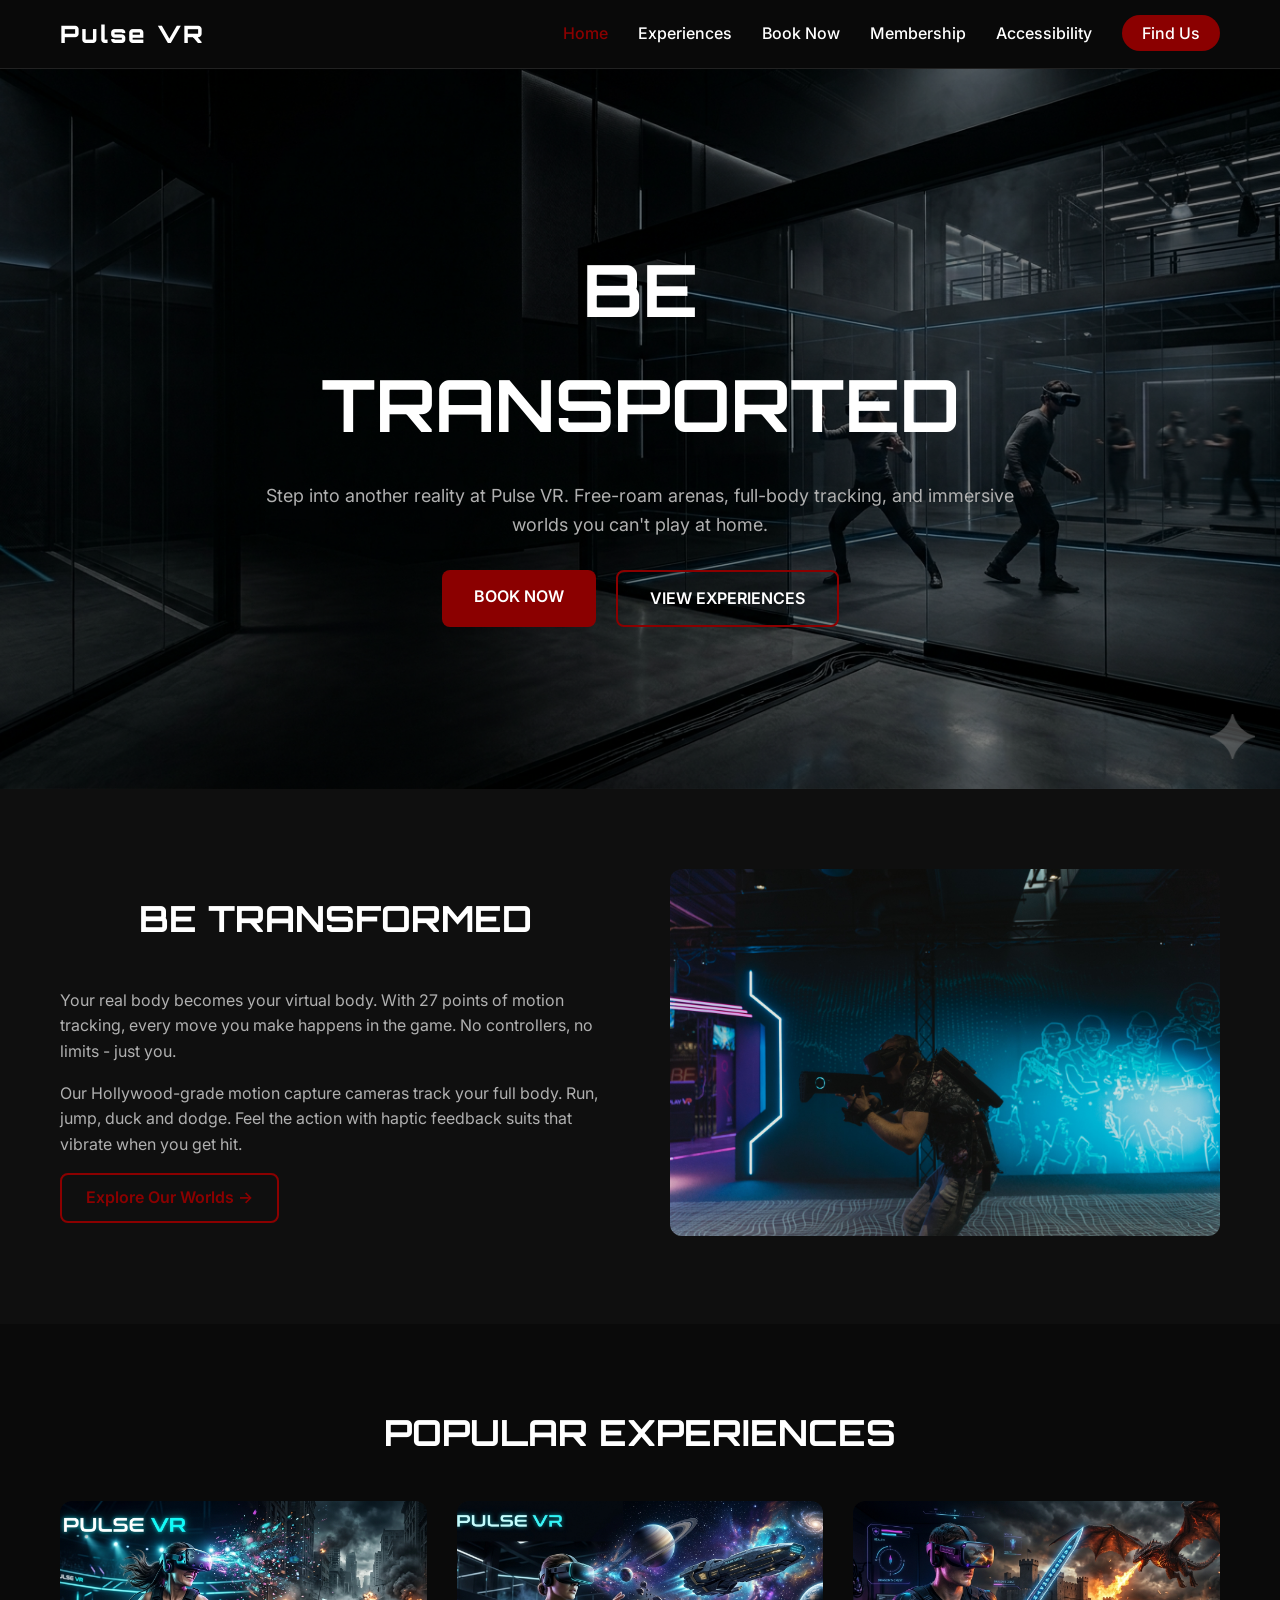
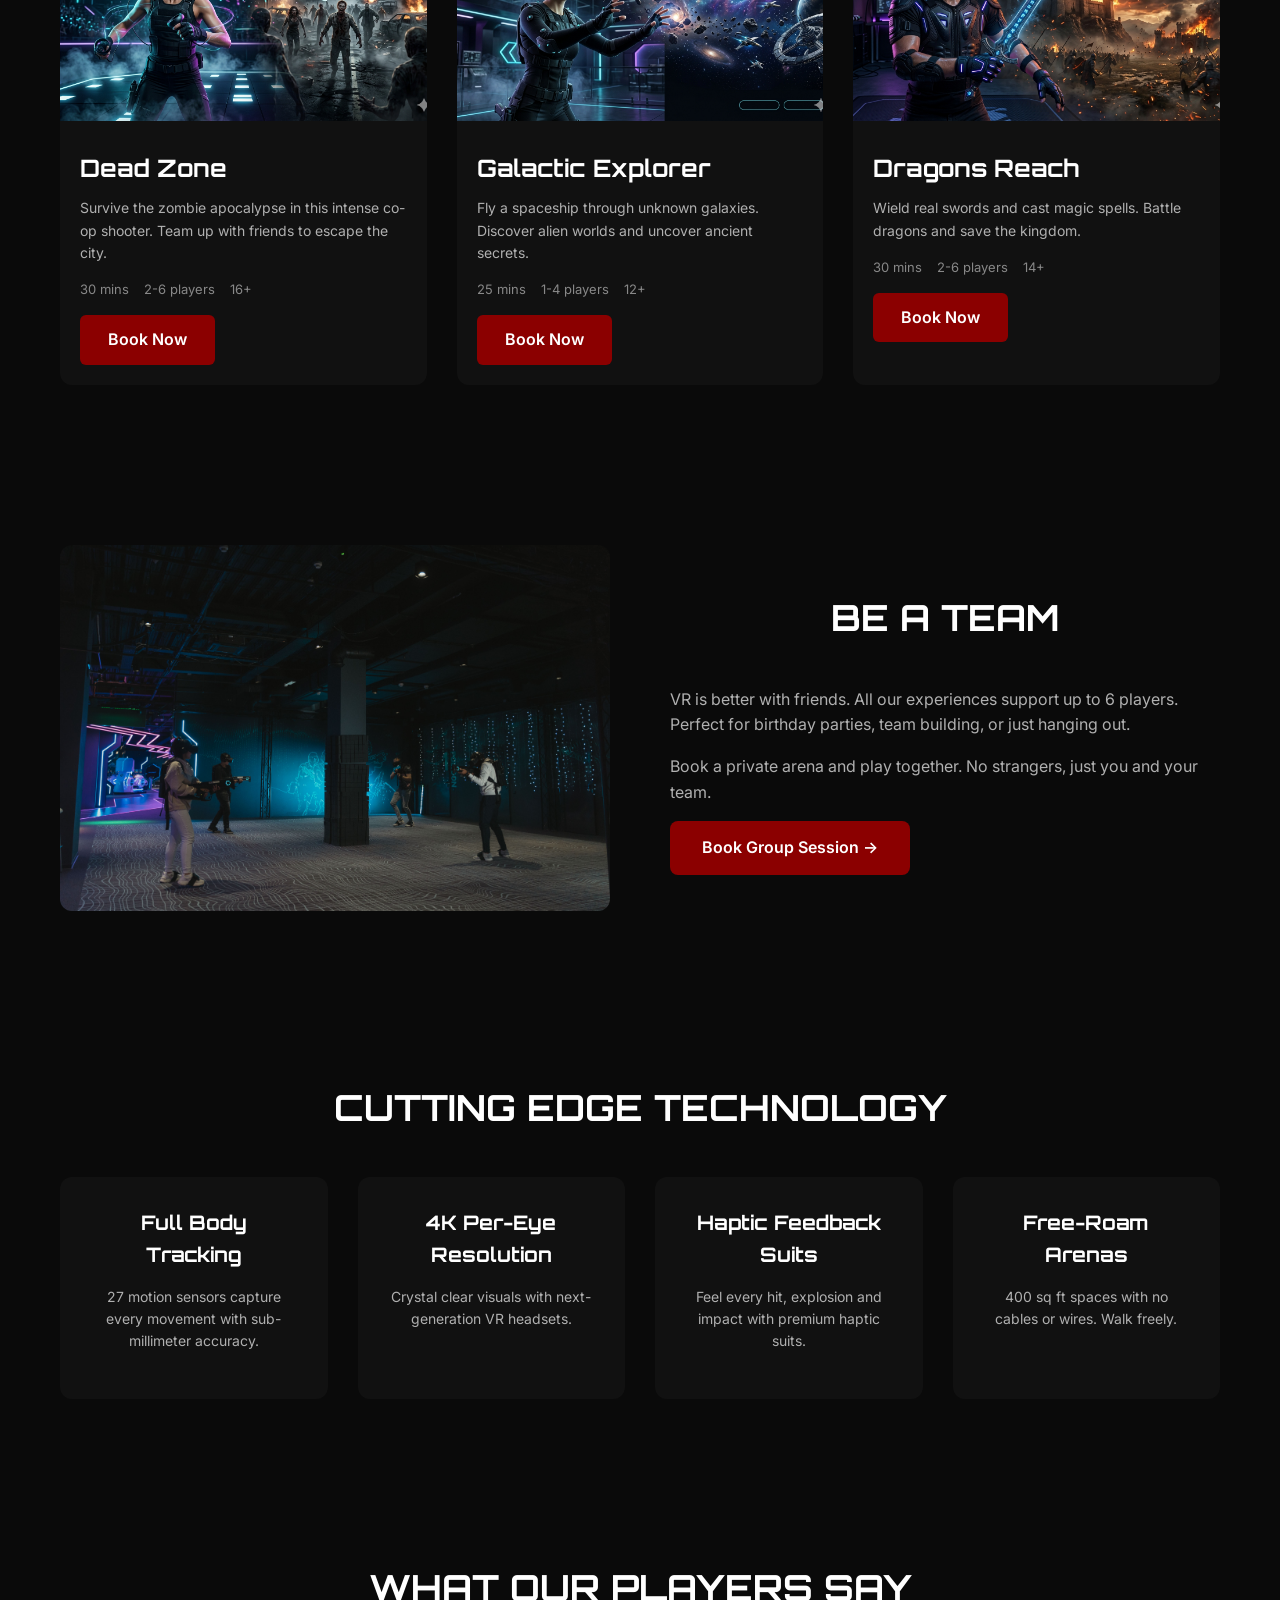
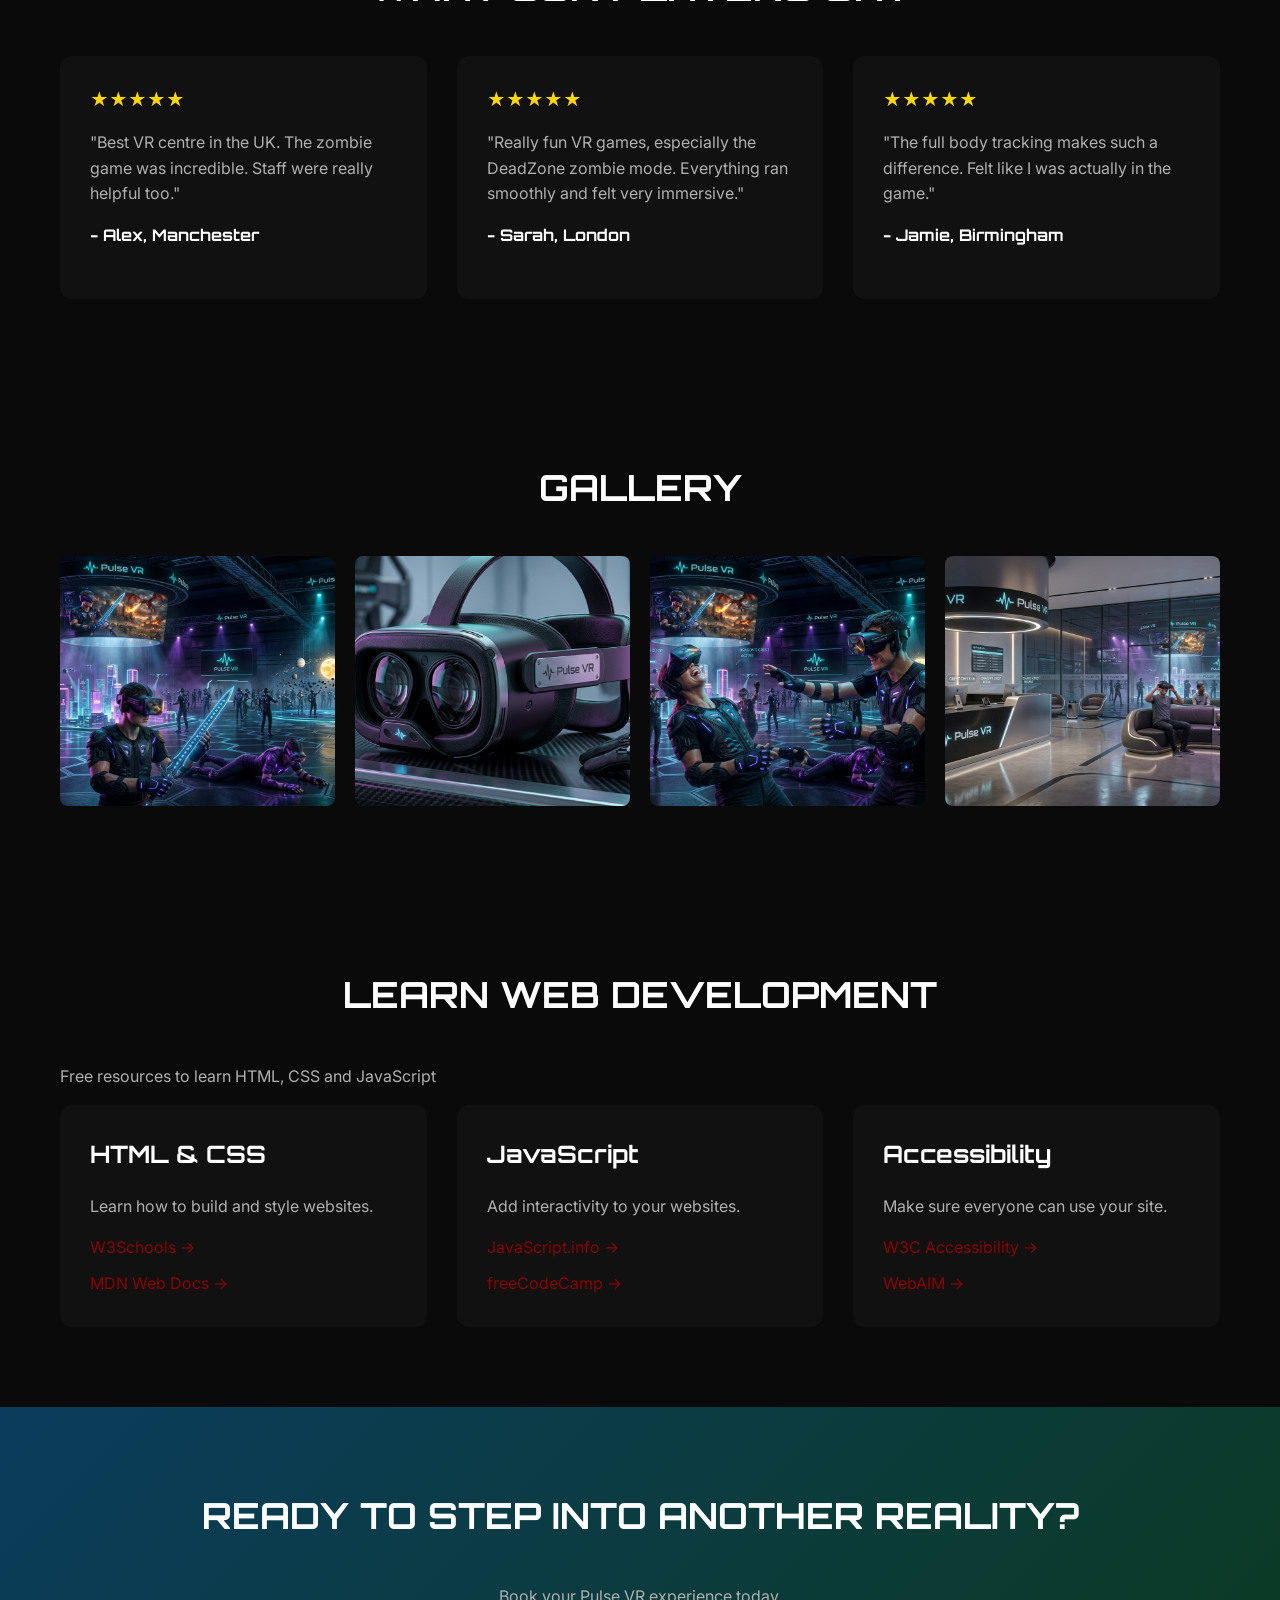
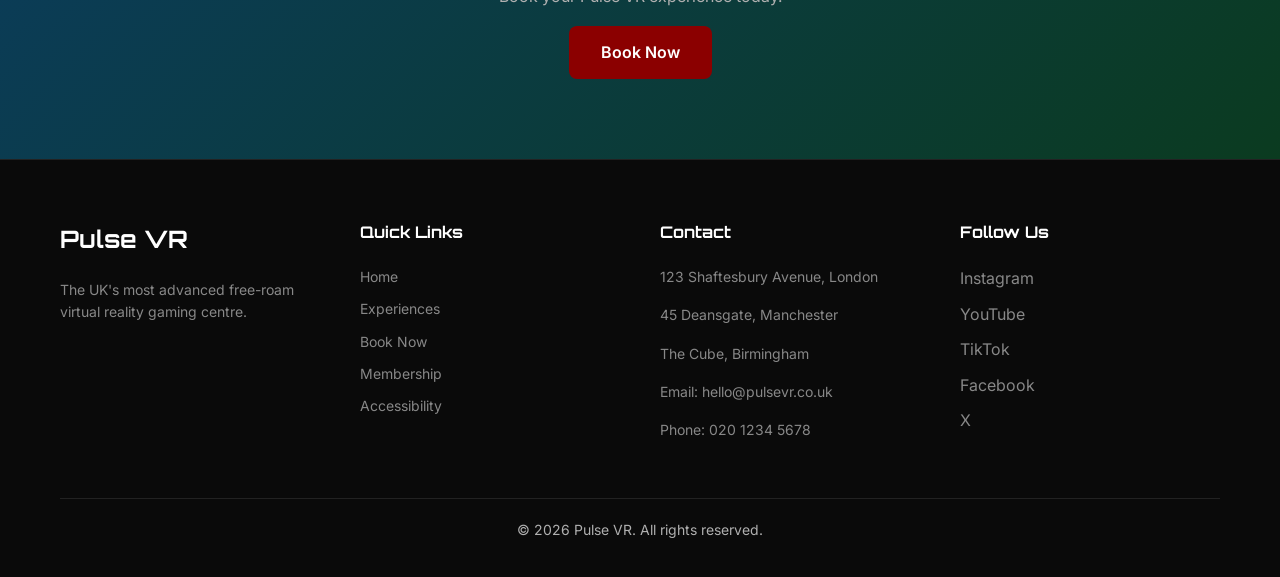
<file: index.html>
<!DOCTYPE html>
<html lang="en-GB">
<head>
    <meta charset="UTF-8">
    <meta name="viewport" content="width=device-width, initial-scale=1.0">
    <meta name="description" content="Pulse VR - The UK's most advanced free-roam virtual reality gaming centre. Book immersive VR experiences with friends in London, Manchester and Birmingham.">
    <meta name="keywords" content="VR gaming UK, virtual reality centre, Pulse VR, free-roam VR">
    <title>Pulse VR | Premium Virtual Reality Gaming Centre UK</title>
    <link href="https://fonts.googleapis.com/css2?family=Inter:ital,wght@0,300;0,400;0,500;0,600;0,700;0,800;1,400&family=Orbitron:wght@400;500;600;700;800;900&display=swap" rel="stylesheet">
    <link rel="stylesheet" href="css/style.css">
</head>
<body>

<!-- navigation bar - sticky at top -->
<nav class="navbar">
    <div class="nav-container">
        <div class="logo">
            <a href="index.html">Pulse VR</a>
        </div>
        <ul class="nav-menu">
            <li><a href="index.html" class="active">Home</a></li>
            <li><a href="experiences.html">Experiences</a></li>
            <li><a href="booking.html">Book Now</a></li>
            <li><a href="membership.html">Membership</a></li>
            <li><a href="accessibility.html">Accessibility</a></li>
            <li><a href="accessibility.html#map" class="findus-btn">Find Us</a></li>
        </ul>
        <div class="hamburger">
            <span></span>
            <span></span>
            <span></span>
        </div>
    </div>
</nav>

<!-- hero section - big image background -->
<section class="hero">
    <div class="hero-image">
        <img src="images/hero-image.png" alt="Pulse VR gaming centre - immersive virtual reality experience">
    </div>
    <div class="hero-overlay"></div>
    <div class="hero-content">
        <h1>BE TRANSPORTED</h1>
        <p>Step into another reality at Pulse VR. Free-roam arenas, full-body tracking, and immersive worlds you can't play at home.</p>
        <div class="hero-buttons">
            <a href="booking.html" class="btn-primary">BOOK NOW</a>
            <a href="experiences.html" class="btn-secondary">VIEW EXPERIENCES</a>
        </div>
    </div>
</section>

<!-- about section - be transformed like sandbox -->
<section class="about">
    <div class="container">
        <div class="about-grid">
            <div class="about-text">
                <h2>BE TRANSFORMED</h2>
                <p>Your real body becomes your virtual body. With 27 points of motion tracking, every move you make happens in the game. No controllers, no limits - just you.</p>
                <p>Our Hollywood-grade motion capture cameras track your full body. Run, jump, duck and dodge. Feel the action with haptic feedback suits that vibrate when you get hit.</p>
                <a href="experiences.html" class="btn-outline">Explore Our Worlds →</a>
            </div>
            <div class="about-image">
                <img src="images/aboutvr.jpg" alt="Player in full body VR tracking suit at Pulse VR">
            </div>
        </div>
    </div>
</section>

<!-- featured experiences - 3 most popular games -->
<section class="featured">
    <div class="container">
        <h2>POPULAR EXPERIENCES</h2>
        <div class="featured-grid">
            <div class="exp-card">
                <img src="images/deadzone.png" alt="Dead Zone VR - zombie survival game">
                <div class="exp-info">
                    <h3>Dead Zone</h3>
                    <p>Survive the zombie apocalypse in this intense co-op shooter. Team up with friends to escape the city.</p>
                    <div class="exp-meta">
                        <span>30 mins</span>
                        <span>2-6 players</span>
                        <span>16+</span>
                    </div>
                    <a href="booking.html" class="btn-small">Book Now</a>
                </div>
            </div>
            <div class="exp-card">
                <img src="images/galactic.png" alt="Galactic Explorer VR - space adventure">
                <div class="exp-info">
                    <h3>Galactic Explorer</h3>
                    <p>Fly a spaceship through unknown galaxies. Discover alien worlds and uncover ancient secrets.</p>
                    <div class="exp-meta">
                        <span>25 mins</span>
                        <span>1-4 players</span>
                        <span>12+</span>
                    </div>
                    <a href="booking.html" class="btn-small">Book Now</a>
                </div>
            </div>
            <div class="exp-card">
                <img src="images/dragon.png" alt="Dragons Reach VR - fantasy combat">
                <div class="exp-info">
                    <h3>Dragons Reach</h3>
                    <p>Wield real swords and cast magic spells. Battle dragons and save the kingdom.</p>
                    <div class="exp-meta">
                        <span>30 mins</span>
                        <span>2-6 players</span>
                        <span>14+</span>
                    </div>
                    <a href="booking.html" class="btn-small">Book Now</a>
                </div>
            </div>
        </div>
    </div>
</section>

<!-- be a team section - group play -->
<section class="team-section">
    <div class="container">
        <div class="team-grid">
            <div class="team-image">
                <a href="booking.html">
                    <img src="images/groupplay.jpg" alt="Group of friends playing VR together at Pulse VR">
                </a>
            </div>
            <div class="team-text">
                <h2>BE A TEAM</h2>
                <p>VR is better with friends. All our experiences support up to 6 players. Perfect for birthday parties, team building, or just hanging out.</p>
                <p>Book a private arena and play together. No strangers, just you and your team.</p>
                <a href="booking.html" class="btn-primary">Book Group Session →</a>
            </div>
        </div>
    </div>
</section>

<!-- technology showcase -->
<section class="tech">
    <div class="container">
        <h2>CUTTING EDGE TECHNOLOGY</h2>
        <div class="tech-grid">
            <div class="tech-item">
                <h3>Full Body Tracking</h3>
                <p>27 motion sensors capture every movement with sub-millimeter accuracy.</p>
            </div>
            <div class="tech-item">
                <h3>4K Per-Eye Resolution</h3>
                <p>Crystal clear visuals with next-generation VR headsets.</p>
            </div>
            <div class="tech-item">
                <h3>Haptic Feedback Suits</h3>
                <p>Feel every hit, explosion and impact with premium haptic suits.</p>
            </div>
            <div class="tech-item">
                <h3>Free-Roam Arenas</h3>
                <p>400 sq ft spaces with no cables or wires. Walk freely.</p>
            </div>
        </div>
    </div>
</section>

<!-- customer reviews -->
<section class="reviews">
    <div class="container">
        <h2>WHAT OUR PLAYERS SAY</h2>
        <div class="reviews-grid">
            <div class="review-card">
                <div class="stars">★★★★★</div>
                <p>"Best VR centre in the UK. The zombie game was incredible. Staff were really helpful too."</p>
                <h4>- Alex, Manchester</h4>
            </div>
            <div class="review-card">
                <div class="stars">★★★★★</div>
                <p>"Really fun VR games, especially the DeadZone zombie mode. Everything ran smoothly and felt very immersive."</p>
                <h4>- Sarah, London</h4>
            </div>
            <div class="review-card">
                <div class="stars">★★★★★</div>
                <p>"The full body tracking makes such a difference. Felt like I was actually in the game."</p>
                <h4>- Jamie, Birmingham</h4>
            </div>
        </div>
    </div>
</section>

<!-- gallery -->
<section class="gallery">
    <div class="container">
        <h2>GALLERY</h2>
        <div class="gallery-grid">
            <img src="images/gallery1.png" alt="VR arena at Pulse VR London">
            <img src="images/gallery2.png" alt="Player wearing VR headset">
            <img src="images/gallery3.png" alt="Group playing VR together">
            <img src="images/gallery4.png" alt="Pulse VR reception area">
        </div>
    </div>
</section>

<!-- learning resources - real web dev courses -->
<section class="learning">
    <div class="container">
        <h2>LEARN WEB DEVELOPMENT</h2>
        <p class="section-sub">Free resources to learn HTML, CSS and JavaScript</p>
        <div class="resources-grid">
            <div class="resource-card">
                <h3>HTML & CSS</h3>
                <p>Learn how to build and style websites.</p>
                <a href="https://www.w3schools.com/html/" target="_blank" class="resource-link">W3Schools →</a>
                <a href="https://developer.mozilla.org/en-US/docs/Web/CSS" target="_blank" class="resource-link">MDN Web Docs →</a>
            </div>
            <div class="resource-card">
                <h3>JavaScript</h3>
                <p>Add interactivity to your websites.</p>
                <a href="https://javascript.info/" target="_blank" class="resource-link">JavaScript.info →</a>
                <a href="https://www.freecodecamp.org/" target="_blank" class="resource-link">freeCodeCamp →</a>
            </div>
            <div class="resource-card">
                <h3>Accessibility</h3>
                <p>Make sure everyone can use your site.</p>
                <a href="https://www.w3.org/WAI/" target="_blank" class="resource-link">W3C Accessibility →</a>
                <a href="https://webaim.org/" target="_blank" class="resource-link">WebAIM →</a>
            </div>
        </div>
    </div>
</section>

<!-- call to action -->
<section class="cta">
    <div class="container">
        <h2>READY TO STEP INTO ANOTHER REALITY?</h2>
        <p>Book your Pulse VR experience today.</p>
        <a href="booking.html" class="btn-primary">Book Now</a>
    </div>
</section>

<!-- footer -->
<footer class="footer">
    <div class="container">
        <div class="footer-grid">
            <div class="footer-col">
                <h3>Pulse VR</h3>
                <p>The UK's most advanced free-roam virtual reality gaming centre.</p>
            </div>
            <div class="footer-col">
                <h4>Quick Links</h4>
                <ul>
                    <li><a href="index.html">Home</a></li>
                    <li><a href="experiences.html">Experiences</a></li>
                    <li><a href="booking.html">Book Now</a></li>
                    <li><a href="membership.html">Membership</a></li>
                    <li><a href="accessibility.html">Accessibility</a></li>
                </ul>
            </div>
            <div class="footer-col">
                <h4>Contact</h4>
                <p>123 Shaftesbury Avenue, London</p>
                <p>45 Deansgate, Manchester</p>
                <p>The Cube, Birmingham</p>
                <p>Email: hello@pulsevr.co.uk</p>
                <p>Phone: 020 1234 5678</p>
            </div>
            <div class="footer-col">
                <h4>Follow Us</h4>
                <div class="social-links">
                    <a href="https://www.instagram.com/" target="_blank">Instagram</a>
                    <a href="https://www.youtube.com/" target="_blank">YouTube</a>
                    <a href="https://www.tiktok.com/" target="_blank">TikTok</a>
                    <a href="https://www.facebook.com/" target="_blank">Facebook</a>
                    <a href="https://twitter.com/" target="_blank">X</a>
                </div>
            </div>
        </div>
        <div class="footer-bottom">
            <p>© 2026 Pulse VR. All rights reserved.</p>
        </div>
    </div>
</footer>

<button id="backToTop" class="back-to-top">↑</button>

<script src="js/script.js"></script>
</body>
</html>
</file>
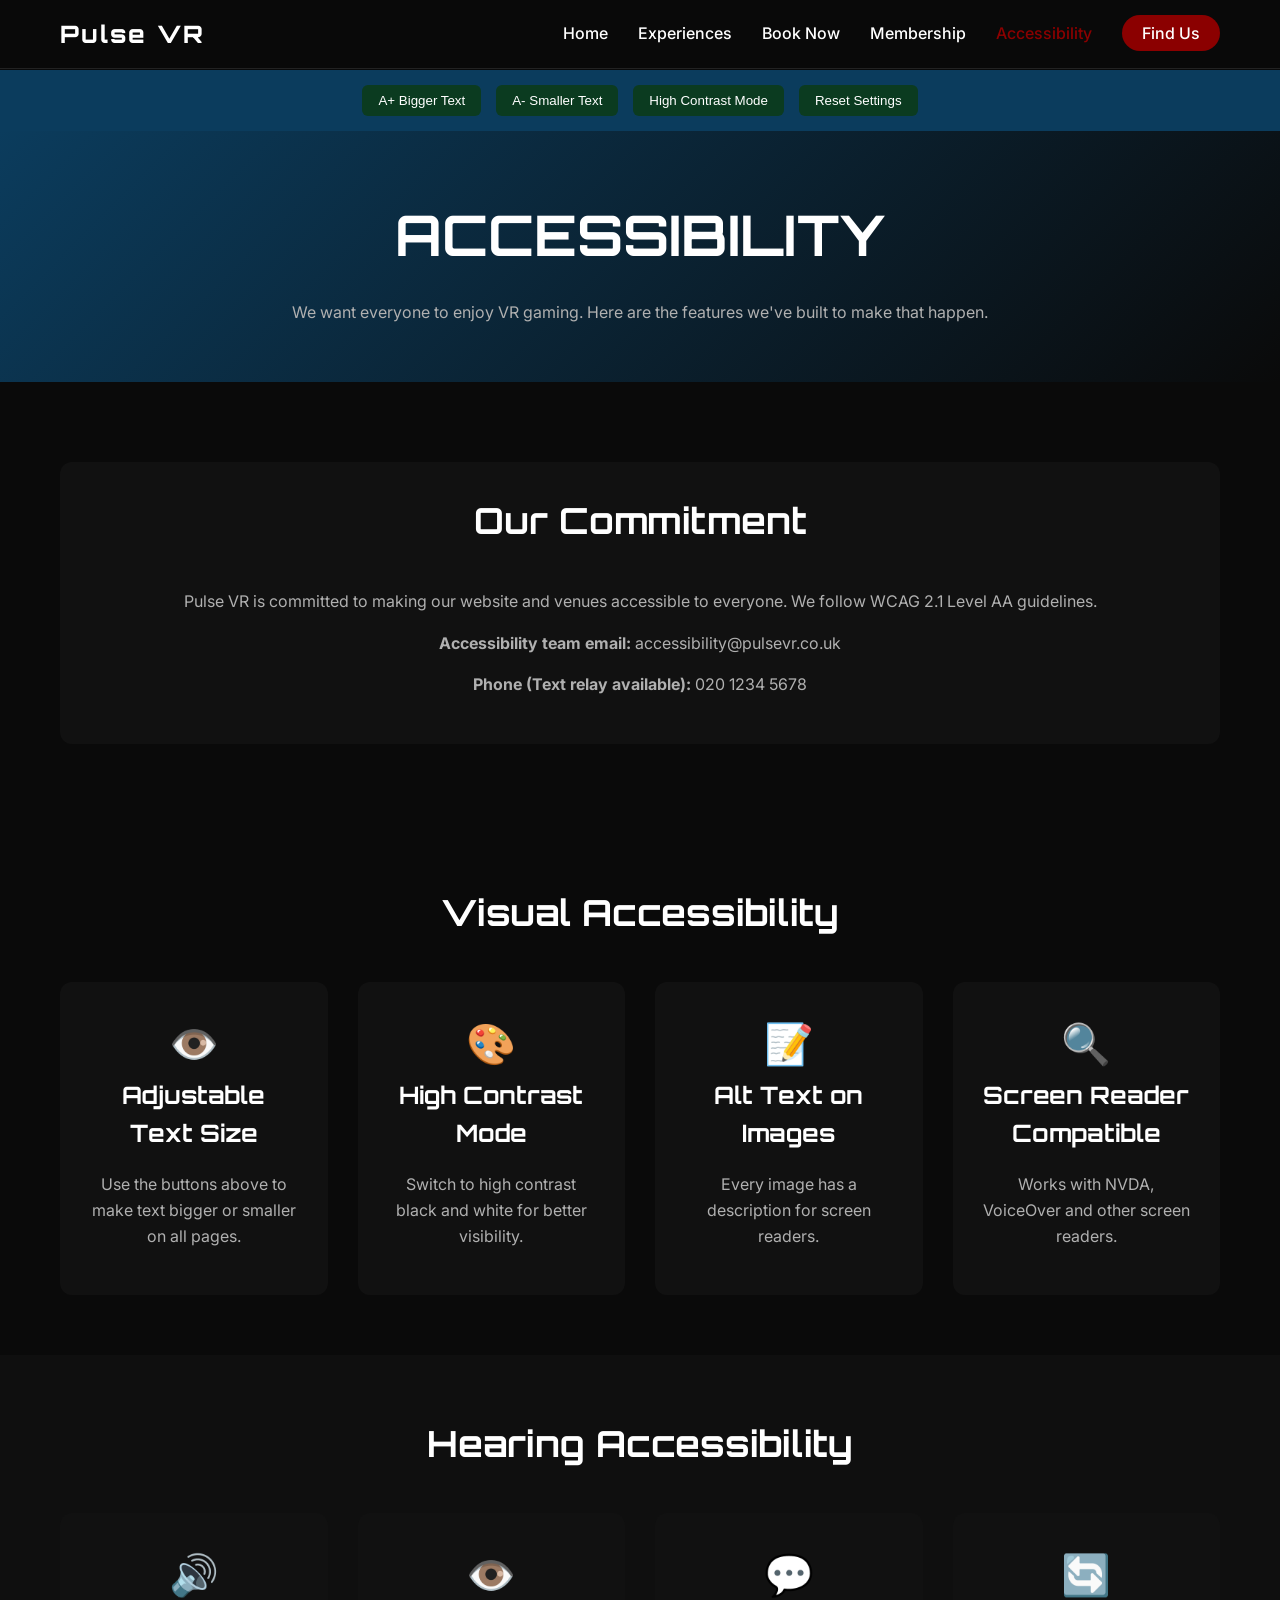
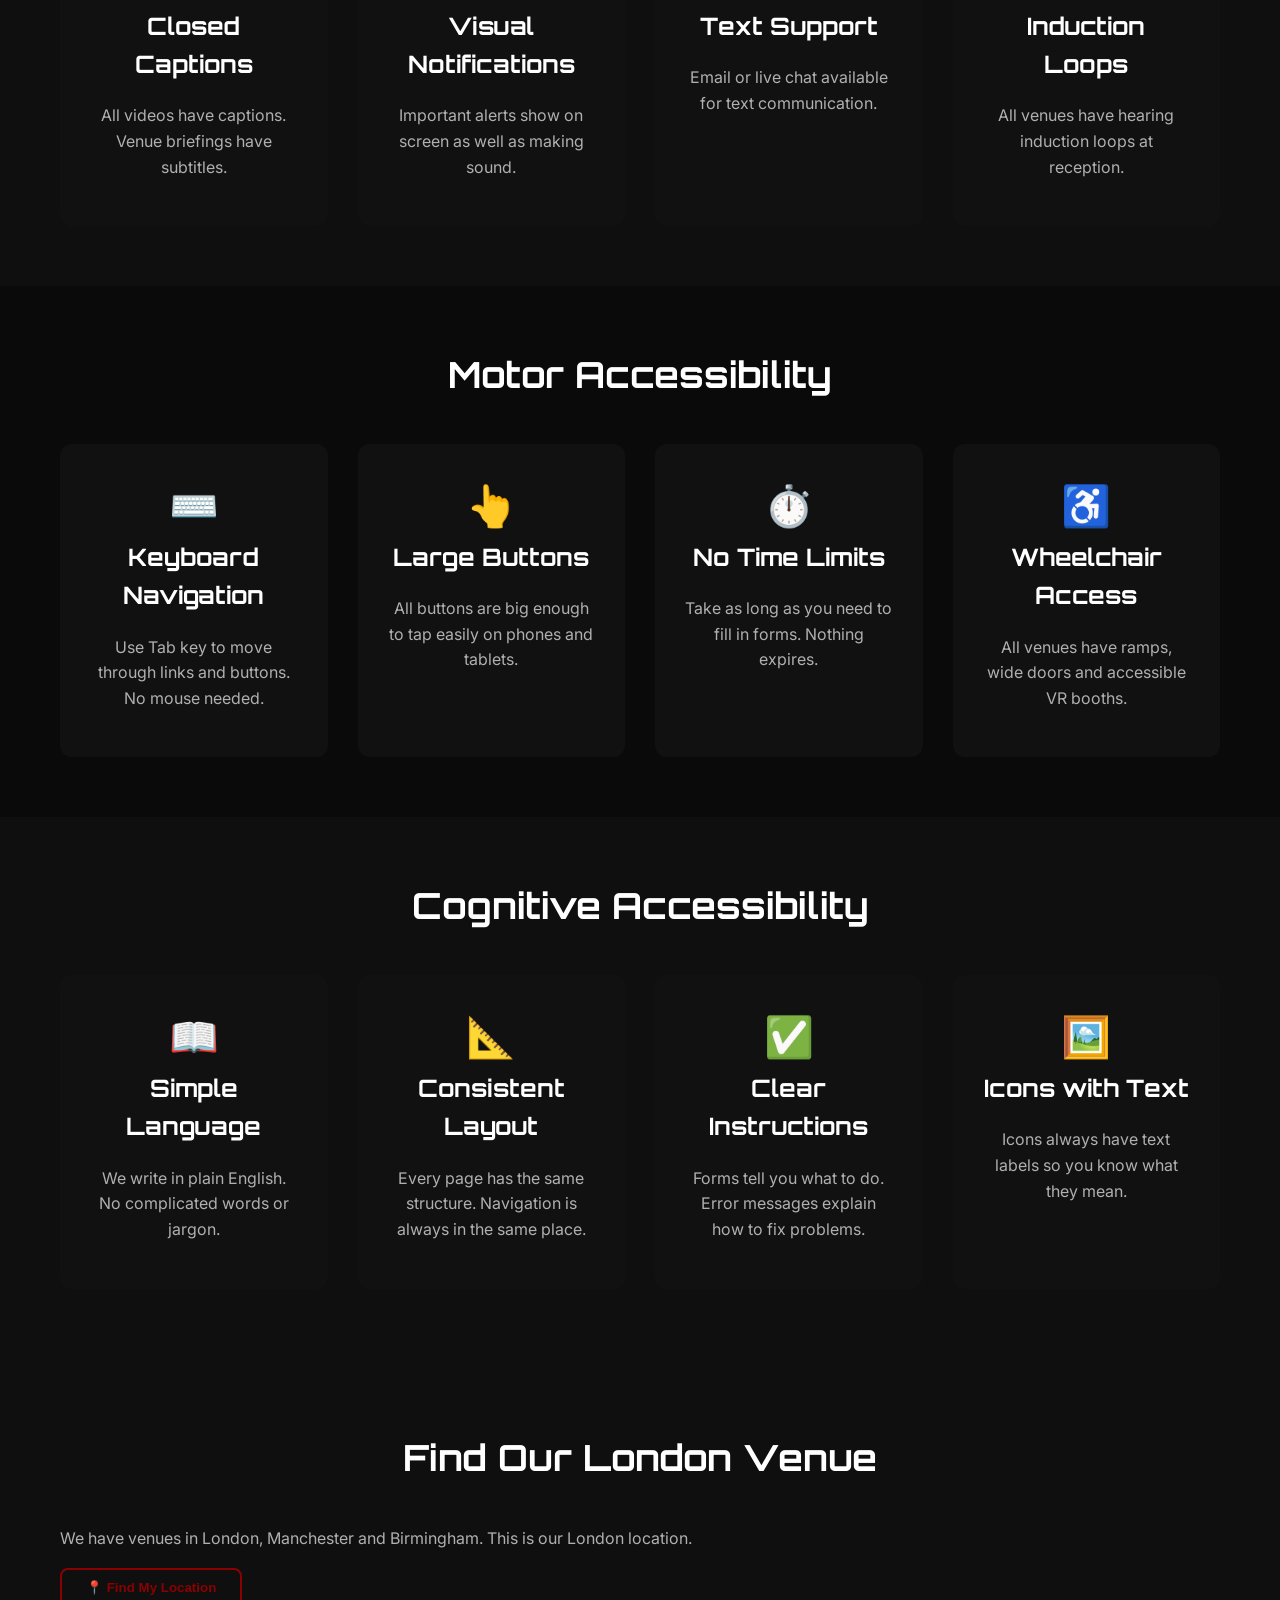
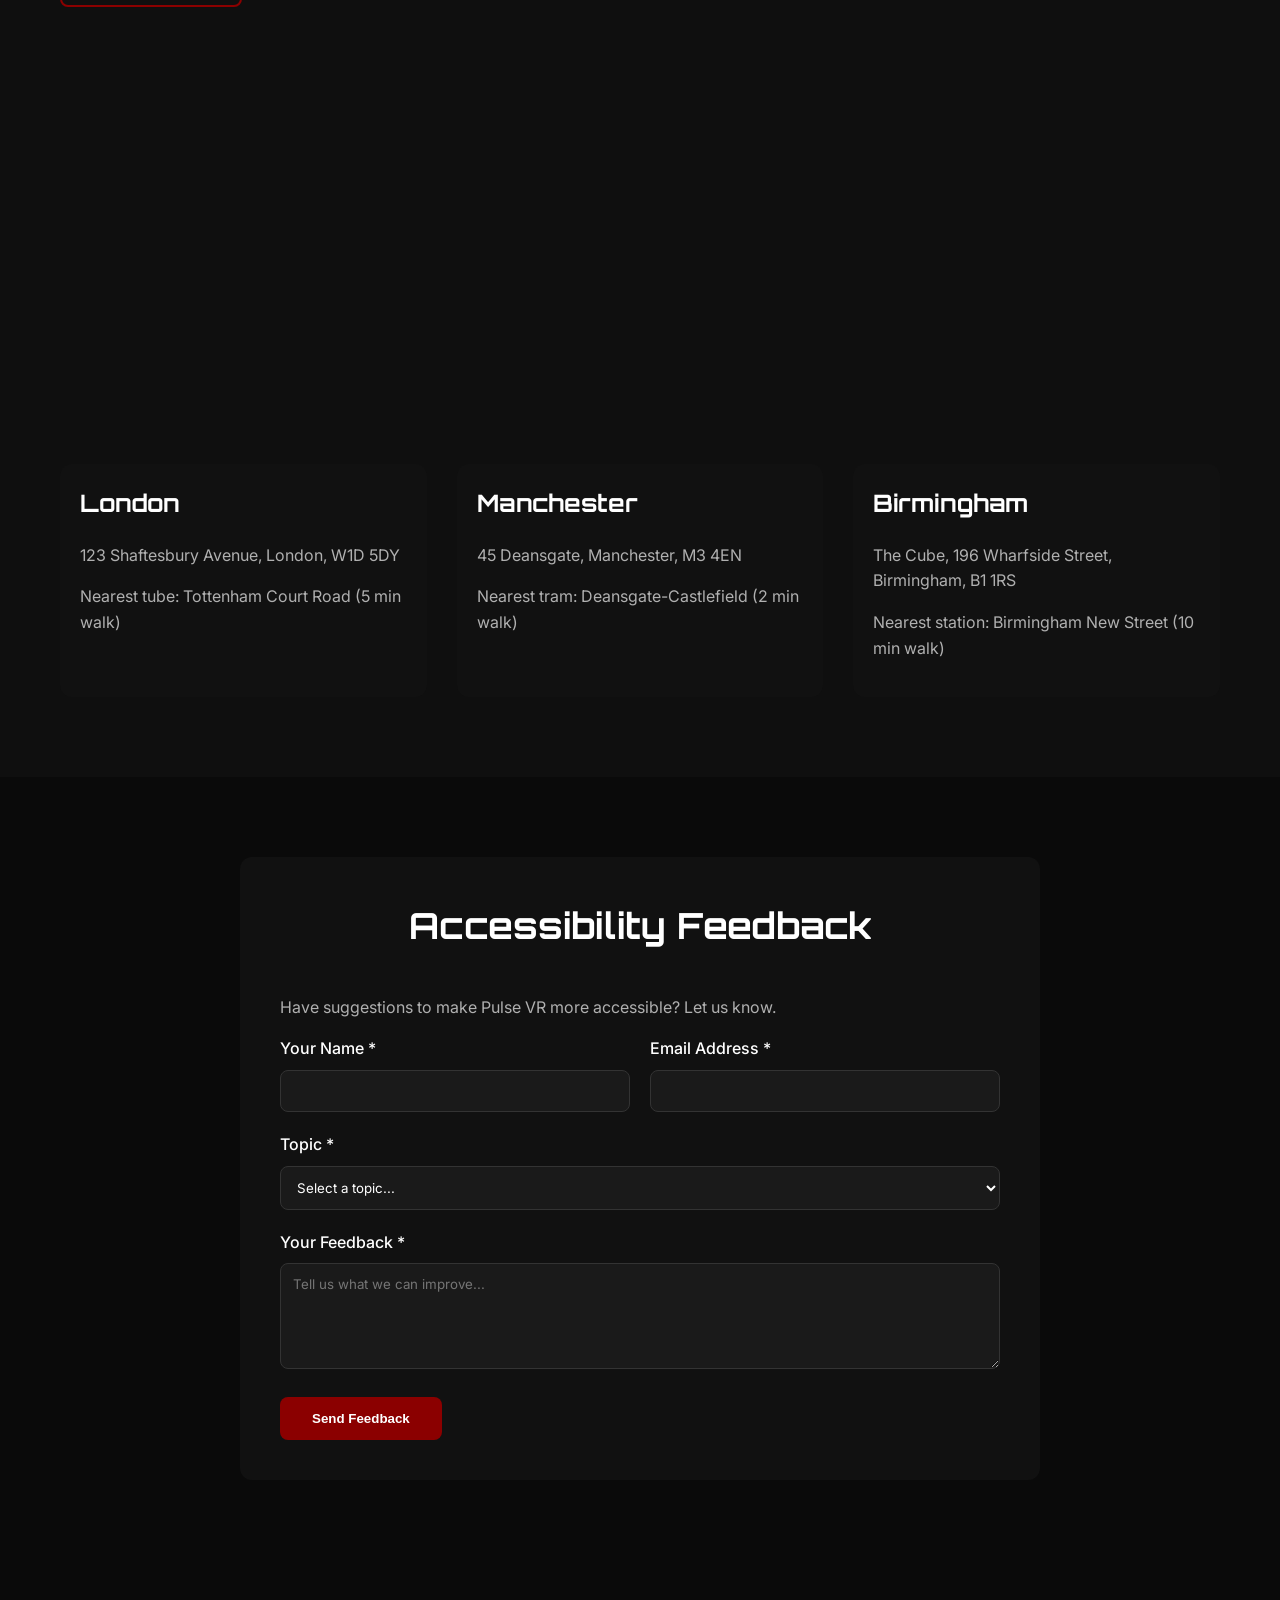
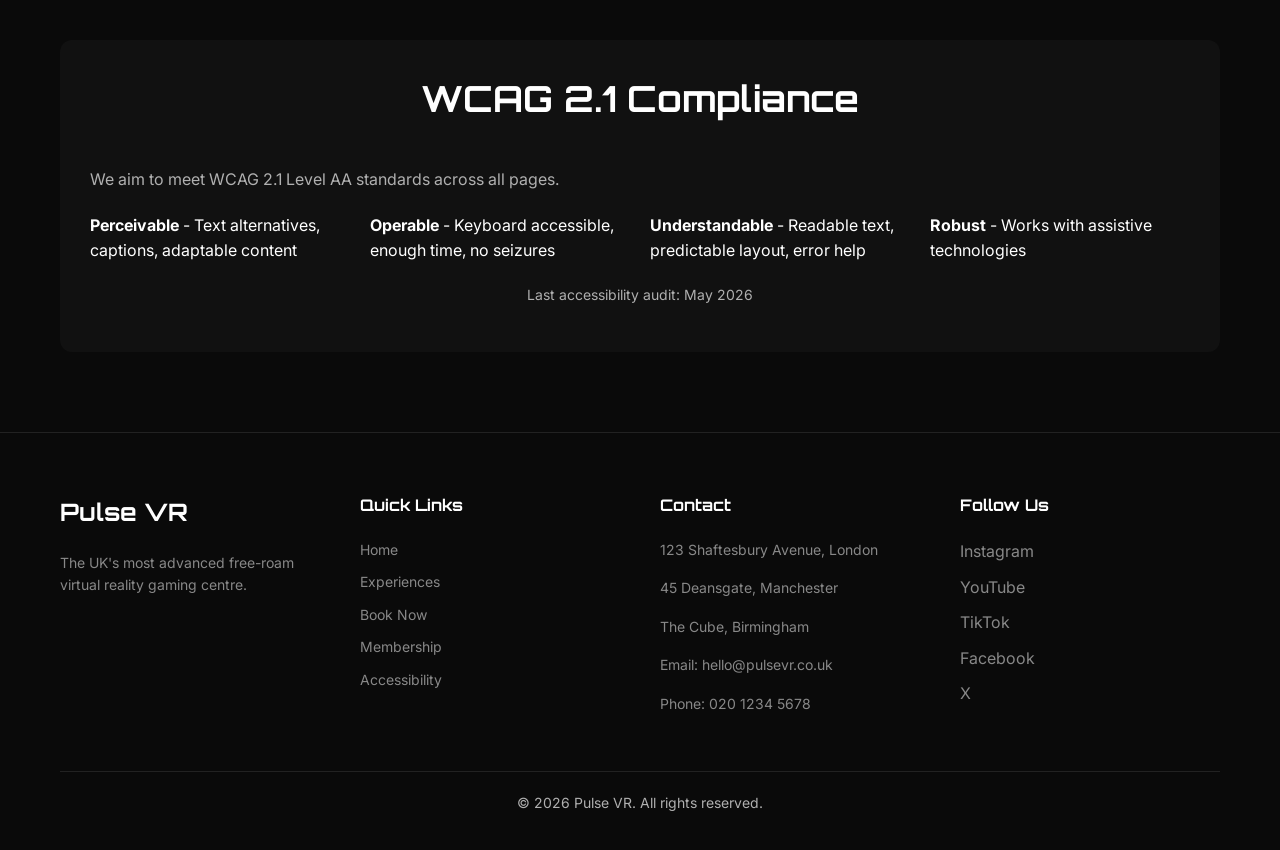
<file: accessibility.html>
<!DOCTYPE html>
<html lang="en-GB">
<head>
    <meta charset="UTF-8">
    <meta name="viewport" content="width=device-width, initial-scale=1.0">
    <meta name="description" content="Pulse VR accessibility features. Text size controls, high contrast mode, venue accessibility info and contact form.">
    <meta name="keywords" content="VR accessibility, accessible gaming, Pulse VR accessibility">
    <title>Pulse VR | Accessibility - Inclusive VR Gaming</title>
    <link href="https://fonts.googleapis.com/css2?family=Inter:ital,wght@0,300;0,400;0,500;0,600;0,700;0,800;1,400&family=Orbitron:wght@400;500;600;700;800;900&display=swap" rel="stylesheet">
    <link rel="stylesheet" href="css/style.css">
</head>
<body>

<!-- navigation bar -->
<nav class="navbar">
    <div class="nav-container">
        <div class="logo">
            <a href="index.html">Pulse VR</a>
        </div>
        <ul class="nav-menu">
            <li><a href="index.html">Home</a></li>
            <li><a href="experiences.html">Experiences</a></li>
            <li><a href="booking.html">Book Now</a></li>
            <li><a href="membership.html">Membership</a></li>
            <li><a href="accessibility.html" class="active">Accessibility</a></li>
            <li><a href="#map" class="findus-btn">Find Us</a></li>
        </ul>
        <div class="hamburger">
            <span></span>
            <span></span>
            <span></span>
        </div>
    </div>
</nav>

<!-- accessibility toolbar - buttons for text size and contrast -->
<div class="access-toolbar">
    <div class="container">
        <div class="toolbar-buttons">
            <button id="increaseText" class="access-btn">A+ Bigger Text</button>
            <button id="decreaseText" class="access-btn">A- Smaller Text</button>
            <button id="highContrast" class="access-btn">High Contrast Mode</button>
            <button id="resetAccess" class="access-btn">Reset Settings</button>
        </div>
    </div>
</div>

<!-- page header -->
<section class="page-header">
    <div class="container">
        <h1>ACCESSIBILITY</h1>
        <p>We want everyone to enjoy VR gaming. Here are the features we've built to make that happen.</p>
    </div>
</section>

<!-- accessibility statement -->
<section class="statement">
    <div class="container">
        <div class="statement-box">
            <h2>Our Commitment</h2>
            <p>Pulse VR is committed to making our website and venues accessible to everyone. We follow WCAG 2.1 Level AA guidelines.</p>
            <p><strong>Accessibility team email:</strong> accessibility@pulsevr.co.uk</p>
            <p><strong>Phone (Text relay available):</strong> 020 1234 5678</p>
        </div>
    </div>
</section>

<!-- visual accessibility -->
<section class="access-section">
    <div class="container">
        <h2>Visual Accessibility</h2>
        <div class="access-grid">
            <div class="access-card">
                <span class="access-icon">👁️</span>
                <h3>Adjustable Text Size</h3>
                <p>Use the buttons above to make text bigger or smaller on all pages.</p>
            </div>
            <div class="access-card">
                <span class="access-icon">🎨</span>
                <h3>High Contrast Mode</h3>
                <p>Switch to high contrast black and white for better visibility.</p>
            </div>
            <div class="access-card">
                <span class="access-icon">📝</span>
                <h3>Alt Text on Images</h3>
                <p>Every image has a description for screen readers.</p>
            </div>
            <div class="access-card">
                <span class="access-icon">🔍</span>
                <h3>Screen Reader Compatible</h3>
                <p>Works with NVDA, VoiceOver and other screen readers.</p>
            </div>
        </div>
    </div>
</section>

<!-- hearing accessibility -->
<section class="access-section alt-bg">
    <div class="container">
        <h2>Hearing Accessibility</h2>
        <div class="access-grid">
            <div class="access-card">
                <span class="access-icon">🔊</span>
                <h3>Closed Captions</h3>
                <p>All videos have captions. Venue briefings have subtitles.</p>
            </div>
            <div class="access-card">
                <span class="access-icon">👁️</span>
                <h3>Visual Notifications</h3>
                <p>Important alerts show on screen as well as making sound.</p>
            </div>
            <div class="access-card">
                <span class="access-icon">💬</span>
                <h3>Text Support</h3>
                <p>Email or live chat available for text communication.</p>
            </div>
            <div class="access-card">
                <span class="access-icon">🔄</span>
                <h3>Induction Loops</h3>
                <p>All venues have hearing induction loops at reception.</p>
            </div>
        </div>
    </div>
</section>

<!-- motor accessibility -->
<section class="access-section">
    <div class="container">
        <h2>Motor Accessibility</h2>
        <div class="access-grid">
            <div class="access-card">
                <span class="access-icon">⌨️</span>
                <h3>Keyboard Navigation</h3>
                <p>Use Tab key to move through links and buttons. No mouse needed.</p>
            </div>
            <div class="access-card">
                <span class="access-icon">👆</span>
                <h3>Large Buttons</h3>
                <p>All buttons are big enough to tap easily on phones and tablets.</p>
            </div>
            <div class="access-card">
                <span class="access-icon">⏱️</span>
                <h3>No Time Limits</h3>
                <p>Take as long as you need to fill in forms. Nothing expires.</p>
            </div>
            <div class="access-card">
                <span class="access-icon">♿</span>
                <h3>Wheelchair Access</h3>
                <p>All venues have ramps, wide doors and accessible VR booths.</p>
            </div>
        </div>
    </div>
</section>

<!-- cognitive accessibility -->
<section class="access-section alt-bg">
    <div class="container">
        <h2>Cognitive Accessibility</h2>
        <div class="access-grid">
            <div class="access-card">
                <span class="access-icon">📖</span>
                <h3>Simple Language</h3>
                <p>We write in plain English. No complicated words or jargon.</p>
            </div>
            <div class="access-card">
                <span class="access-icon">📐</span>
                <h3>Consistent Layout</h3>
                <p>Every page has the same structure. Navigation is always in the same place.</p>
            </div>
            <div class="access-card">
                <span class="access-icon">✅</span>
                <h3>Clear Instructions</h3>
                <p>Forms tell you what to do. Error messages explain how to fix problems.</p>
            </div>
            <div class="access-card">
                <span class="access-icon">🖼️</span>
                <h3>Icons with Text</h3>
                <p>Icons always have text labels so you know what they mean.</p>
            </div>
        </div>
    </div>
</section>

<!-- google maps section with find my location -->
<section id="map" class="map-section">
    <div class="container">
        <h2>Find Our London Venue</h2>
        <p>We have venues in London, Manchester and Birmingham. This is our London location.</p>
        
        <!-- find my location button - uses browser geolocation -->
        <button id="findLocationBtn" class="btn-outline locate-btn">📍 Find My Location</button>
        
        <!-- google maps embed - shows london location -->
        <div class="map-container">
            <iframe 
                id="locationMap"
                src="https://www.google.com/maps/embed?pb=!1m18!1m12!1m3!1d2482.905406439619!2d-0.12975892378084177!3d51.51318577180105!2m3!1f0!2f0!3f0!3m2!1i1024!2i768!4f13.1!3m3!1m2!1s0x487604e6c6e5a9c3%3A0xb3f3c8b8f8b8f8b8!2sShaftesbury%20Avenue%2C%20London!5e0!3m2!1sen!2suk!4v1700000000000!5m2!1sen!2suk" 
                width="100%" 
                height="400" 
                style="border:0;" 
                allowfullscreen="" 
                loading="lazy"
                title="Pulse VR London location map">
            </iframe>
        </div>
        
        <!-- venue addresses -->
        <div class="addresses">
            <div class="address">
                <h3>London</h3>
                <p>123 Shaftesbury Avenue, London, W1D 5DY</p>
                <p>Nearest tube: Tottenham Court Road (5 min walk)</p>
            </div>
            <div class="address">
                <h3>Manchester</h3>
                <p>45 Deansgate, Manchester, M3 4EN</p>
                <p>Nearest tram: Deansgate-Castlefield (2 min walk)</p>
            </div>
            <div class="address">
                <h3>Birmingham</h3>
                <p>The Cube, 196 Wharfside Street, Birmingham, B1 1RS</p>
                <p>Nearest station: Birmingham New Street (10 min walk)</p>
            </div>
        </div>
    </div>
</section>

<!-- accessibility feedback form -->
<section class="feedback-form">
    <div class="container">
        <div class="form-wrapper">
            <h2>Accessibility Feedback</h2>
            <p>Have suggestions to make Pulse VR more accessible? Let us know.</p>
            
            <form id="accessForm">
                <div class="form-row">
                    <div class="form-group">
                        <label for="contactName">Your Name *</label>
                        <input type="text" id="contactName" required>
                    </div>
                    <div class="form-group">
                        <label for="contactEmail">Email Address *</label>
                        <input type="email" id="contactEmail" required>
                    </div>
                </div>
                
                <div class="form-group">
                    <label for="feedbackTopic">Topic *</label>
                    <select id="feedbackTopic" required>
                        <option value="">Select a topic...</option>
                        <option value="visual">Visual Accessibility</option>
                        <option value="hearing">Hearing Accessibility</option>
                        <option value="motor">Motor Accessibility</option>
                        <option value="cognitive">Cognitive Accessibility</option>
                        <option value="venue">Venue Access</option>
                        <option value="other">Other</option>
                    </select>
                </div>
                
                <div class="form-group">
                    <label for="feedbackMsg">Your Feedback *</label>
                    <textarea id="feedbackMsg" rows="5" placeholder="Tell us what we can improve..." required></textarea>
                </div>
                
                <button type="submit" class="btn-primary">Send Feedback</button>
            </form>
            
            <!-- confirmation message -->
            <div id="feedbackConfirm" class="confirm-box" style="display: none;">
                <span class="checkmark">✓</span>
                <h3>Thank You</h3>
                <p>We'll review your feedback and respond within 5 working days.</p>
            </div>
        </div>
    </div>
</section>

<!-- wcag compliance -->
<section class="compliance">
    <div class="container">
        <div class="compliance-box">
            <h2>WCAG 2.1 Compliance</h2>
            <p>We aim to meet WCAG 2.1 Level AA standards across all pages.</p>
            <div class="compliance-grid">
                <div><strong>Perceivable</strong> - Text alternatives, captions, adaptable content</div>
                <div><strong>Operable</strong> - Keyboard accessible, enough time, no seizures</div>
                <div><strong>Understandable</strong> - Readable text, predictable layout, error help</div>
                <div><strong>Robust</strong> - Works with assistive technologies</div>
            </div>
            <p class="compliance-note">Last accessibility audit: May 2026</p>
        </div>
    </div>
</section>

<!-- footer -->
<footer class="footer">
    <div class="container">
        <div class="footer-grid">
            <div class="footer-col">
                <h3>Pulse VR</h3>
                <p>The UK's most advanced free-roam virtual reality gaming centre.</p>
            </div>
            <div class="footer-col">
                <h4>Quick Links</h4>
                <ul>
                    <li><a href="index.html">Home</a></li>
                    <li><a href="experiences.html">Experiences</a></li>
                    <li><a href="booking.html">Book Now</a></li>
                    <li><a href="membership.html">Membership</a></li>
                    <li><a href="accessibility.html">Accessibility</a></li>
                </ul>
            </div>
            <div class="footer-col">
                <h4>Contact</h4>
                <p>123 Shaftesbury Avenue, London</p>
                <p>45 Deansgate, Manchester</p>
                <p>The Cube, Birmingham</p>
                <p>Email: hello@pulsevr.co.uk</p>
                <p>Phone: 020 1234 5678</p>
            </div>
            <div class="footer-col">
                <h4>Follow Us</h4>
                <div class="social-links">
                    <a href="https://www.instagram.com/" target="_blank">Instagram</a>
                    <a href="https://www.youtube.com/" target="_blank">YouTube</a>
                    <a href="https://www.tiktok.com/" target="_blank">TikTok</a>
                    <a href="https://www.facebook.com/" target="_blank">Facebook</a>
                    <a href="https://twitter.com/" target="_blank">X</a>
                </div>
            </div>
        </div>
        <div class="footer-bottom">
            <p>© 2026 Pulse VR. All rights reserved.</p>
        </div>
    </div>
</footer>

<button id="backToTop" class="back-to-top">↑</button>

<script src="js/script.js"></script>
</body>
</html>
</file>
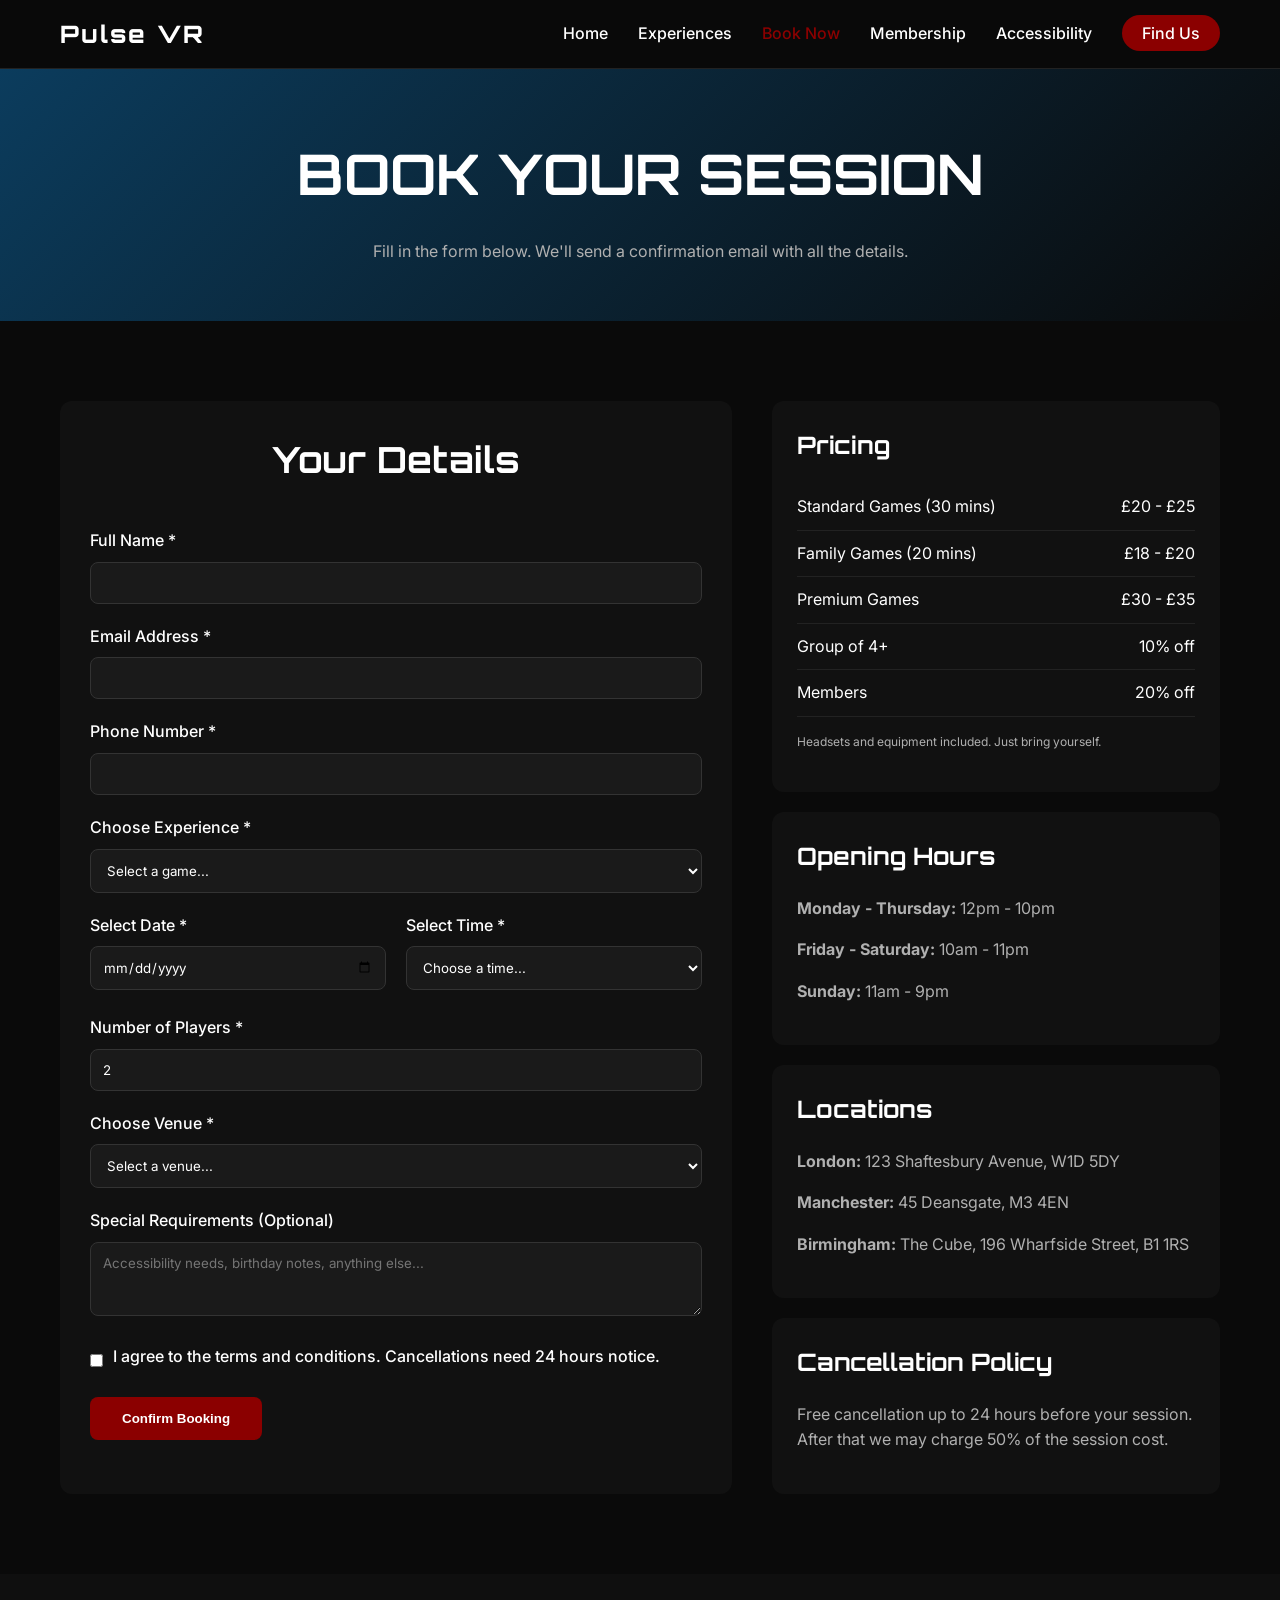
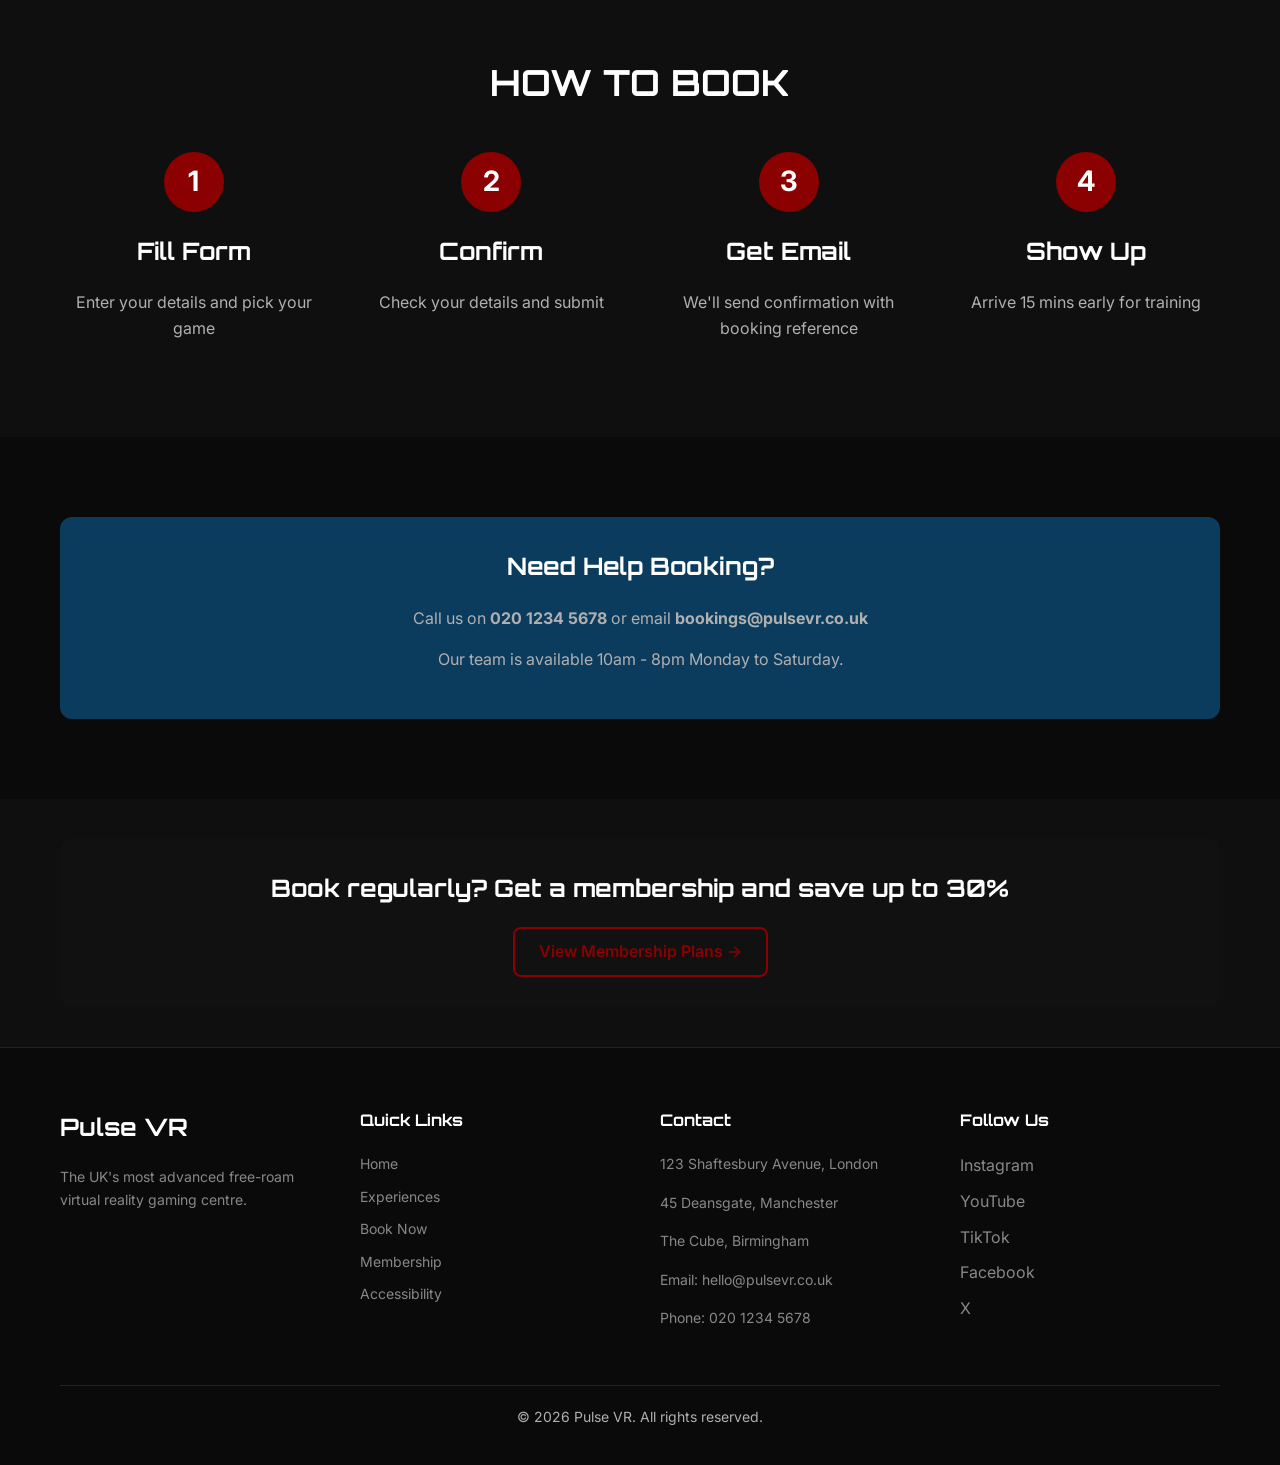
<file: booking.html>
<!DOCTYPE html>
<html lang="en-GB">
<head>
    <meta charset="UTF-8">
    <meta name="viewport" content="width=device-width, initial-scale=1.0">
    <meta name="description" content="Book your VR session at Pulse VR. Choose your game, date and time. Secure online booking for our London, Manchester and Birmingham venues.">
    <meta name="keywords" content="book VR session, Pulse VR booking, VR booking UK">
    <title>Pulse VR | Book Your VR Experience</title>
    <link href="https://fonts.googleapis.com/css2?family=Inter:ital,wght@0,300;0,400;0,500;0,600;0,700;0,800;1,400&family=Orbitron:wght@400;500;600;700;800;900&display=swap" rel="stylesheet">
    <link rel="stylesheet" href="css/style.css">
</head>
<body>

<!-- navigation bar -->
<nav class="navbar">
    <div class="nav-container">
        <div class="logo">
            <a href="index.html">Pulse VR</a>
        </div>
        <ul class="nav-menu">
            <li><a href="index.html">Home</a></li>
            <li><a href="experiences.html">Experiences</a></li>
            <li><a href="booking.html" class="active">Book Now</a></li>
            <li><a href="membership.html">Membership</a></li>
            <li><a href="accessibility.html">Accessibility</a></li>
            <li><a href="accessibility.html#map" class="findus-btn">Find Us</a></li>
        </ul>
        <div class="hamburger">
            <span></span>
            <span></span>
            <span></span>
        </div>
    </div>
</nav>

<!-- page header -->
<section class="page-header">
    <div class="container">
        <h1>BOOK YOUR SESSION</h1>
        <p>Fill in the form below. We'll send a confirmation email with all the details.</p>
    </div>
</section>

<!-- booking form section -->
<section class="booking-section">
    <div class="container">
        <div class="booking-wrapper">
            
            <!-- left side - booking form -->
            <div class="booking-form">
                <h2>Your Details</h2>
                <form id="bookingForm">
                    
                    <div class="form-group">
                        <label for="fullname">Full Name *</label>
                        <input type="text" id="fullname" required>
                        <span class="error" id="nameError"></span>
                    </div>

                    <div class="form-group">
                        <label for="email">Email Address *</label>
                        <input type="email" id="email" required>
                        <span class="error" id="emailError"></span>
                    </div>

                    <div class="form-group">
                        <label for="phone">Phone Number *</label>
                        <input type="tel" id="phone" required>
                        <span class="error" id="phoneError"></span>
                    </div>

                    <div class="form-group">
                        <label for="game">Choose Experience *</label>
                        <select id="game" required>
                            <option value="">Select a game...</option>
                            <option value="Dead Zone">Dead Zone - Zombie Survival (£25)</option>
                            <option value="Galactic Explorer">Galactic Explorer - Space Adventure (£22)</option>
                            <option value="Dragons Reach">Dragons Reach - Fantasy Combat (£25)</option>
                            <option value="Nightmare Manor">Nightmare Manor - Horror (£20)</option>
                            <option value="Ocean Explorer">Ocean Explorer - Family (£18)</option>
                            <option value="Cyber Strike">Cyber Strike - Cyberpunk (£25)</option>
                        </select>
                        <span class="error" id="gameError"></span>
                    </div>

                    <div class="form-row">
                        <div class="form-group">
                            <label for="date">Select Date *</label>
                            <input type="date" id="date" required>
                            <span class="error" id="dateError"></span>
                        </div>

                        <div class="form-group">
                            <label for="time">Select Time *</label>
                            <select id="time" required>
                                <option value="">Choose a time...</option>
                                <option value="10:00">10:00 AM</option>
                                <option value="11:00">11:00 AM</option>
                                <option value="12:00">12:00 PM</option>
                                <option value="13:00">1:00 PM</option>
                                <option value="14:00">2:00 PM</option>
                                <option value="15:00">3:00 PM</option>
                                <option value="16:00">4:00 PM</option>
                                <option value="17:00">5:00 PM</option>
                                <option value="18:00">6:00 PM</option>
                                <option value="19:00">7:00 PM</option>
                                <option value="20:00">8:00 PM</option>
                            </select>
                            <span class="error" id="timeError"></span>
                        </div>
                    </div>

                    <div class="form-group">
                        <label for="players">Number of Players *</label>
                        <input type="number" id="players" min="1" max="6" value="2" required>
                        <span class="error" id="playersError"></span>
                    </div>

                    <div class="form-group">
                        <label for="venue">Choose Venue *</label>
                        <select id="venue" required>
                            <option value="">Select a venue...</option>
                            <option value="London">London - Shaftesbury Avenue</option>
                            <option value="Manchester">Manchester - Deansgate</option>
                            <option value="Birmingham">Birmingham - The Cube</option>
                        </select>
                        <span class="error" id="venueError"></span>
                    </div>

                    <div class="form-group">
                        <label for="comments">Special Requirements (Optional)</label>
                        <textarea id="comments" rows="3" placeholder="Accessibility needs, birthday notes, anything else..."></textarea>
                    </div>

                    <div class="form-group checkbox">
                        <input type="checkbox" id="terms" required>
                        <label for="terms">I agree to the terms and conditions. Cancellations need 24 hours notice.</label>
                        <span class="error" id="termsError"></span>
                    </div>

                    <button type="submit" class="btn-primary submit-btn">Confirm Booking</button>
                </form>

                <!-- confirmation message - shows after form submitted -->
                <div id="confirmationMsg" class="confirmation" style="display: none;">
                    <div class="confirmation-box">
                        <span class="checkmark">✓</span>
                        <h3>Booking Confirmed!</h3>
                        <p>Thanks for booking with Pulse VR. We've sent a confirmation email with your booking details.</p>
                        <button onclick="location.reload()" class="btn-outline">Book Another Session</button>
                    </div>
                </div>
            </div>

            <!-- right side - pricing and info -->
            <div class="booking-info">
                <div class="info-card">
                    <h3>Pricing</h3>
                    <ul class="price-list">
                        <li><span>Standard Games (30 mins)</span><span>£20 - £25</span></li>
                        <li><span>Family Games (20 mins)</span><span>£18 - £20</span></li>
                        <li><span>Premium Games</span><span>£30 - £35</span></li>
                        <li><span>Group of 4+</span><span>10% off</span></li>
                        <li><span>Members</span><span>20% off</span></li>
                    </ul>
                    <p class="price-note">Headsets and equipment included. Just bring yourself.</p>
                </div>

                <div class="info-card">
                    <h3>Opening Hours</h3>
                    <p><strong>Monday - Thursday:</strong> 12pm - 10pm</p>
                    <p><strong>Friday - Saturday:</strong> 10am - 11pm</p>
                    <p><strong>Sunday:</strong> 11am - 9pm</p>
                </div>

                <div class="info-card">
                    <h3>Locations</h3>
                    <p><strong>London:</strong> 123 Shaftesbury Avenue, W1D 5DY</p>
                    <p><strong>Manchester:</strong> 45 Deansgate, M3 4EN</p>
                    <p><strong>Birmingham:</strong> The Cube, 196 Wharfside Street, B1 1RS</p>
                </div>

                <div class="info-card">
                    <h3>Cancellation Policy</h3>
                    <p>Free cancellation up to 24 hours before your session. After that we may charge 50% of the session cost.</p>
                </div>
            </div>
        </div>
    </div>
</section>

<!-- how to book steps -->
<section class="steps-section">
    <div class="container">
        <h2>HOW TO BOOK</h2>
        <div class="steps-grid">
            <div class="step">
                <div class="step-num">1</div>
                <h3>Fill Form</h3>
                <p>Enter your details and pick your game</p>
            </div>
            <div class="step">
                <div class="step-num">2</div>
                <h3>Confirm</h3>
                <p>Check your details and submit</p>
            </div>
            <div class="step">
                <div class="step-num">3</div>
                <h3>Get Email</h3>
                <p>We'll send confirmation with booking reference</p>
            </div>
            <div class="step">
                <div class="step-num">4</div>
                <h3>Show Up</h3>
                <p>Arrive 15 mins early for training</p>
            </div>
        </div>
    </div>
</section>

<!-- help section -->
<section class="help-section">
    <div class="container">
        <div class="help-box">
            <h3>Need Help Booking?</h3>
            <p>Call us on <strong>020 1234 5678</strong> or email <strong>bookings@pulsevr.co.uk</strong></p>
            <p>Our team is available 10am - 8pm Monday to Saturday.</p>
        </div>
    </div>
</section>

<!-- call to action for membership -->
<section class="cta-small">
    <div class="container">
        <div class="cta-small-box">
            <h3>Book regularly? Get a membership and save up to 30%</h3>
            <a href="membership.html" class="btn-outline">View Membership Plans →</a>
        </div>
    </div>
</section>

<!-- footer -->
<footer class="footer">
    <div class="container">
        <div class="footer-grid">
            <div class="footer-col">
                <h3>Pulse VR</h3>
                <p>The UK's most advanced free-roam virtual reality gaming centre.</p>
            </div>
            <div class="footer-col">
                <h4>Quick Links</h4>
                <ul>
                    <li><a href="index.html">Home</a></li>
                    <li><a href="experiences.html">Experiences</a></li>
                    <li><a href="booking.html">Book Now</a></li>
                    <li><a href="membership.html">Membership</a></li>
                    <li><a href="accessibility.html">Accessibility</a></li>
                </ul>
            </div>
            <div class="footer-col">
                <h4>Contact</h4>
                <p>123 Shaftesbury Avenue, London</p>
                <p>45 Deansgate, Manchester</p>
                <p>The Cube, Birmingham</p>
                <p>Email: hello@pulsevr.co.uk</p>
                <p>Phone: 020 1234 5678</p>
            </div>
            <div class="footer-col">
                <h4>Follow Us</h4>
                <div class="social-links">
                    <a href="https://www.instagram.com/" target="_blank">Instagram</a>
                    <a href="https://www.youtube.com/" target="_blank">YouTube</a>
                    <a href="https://www.tiktok.com/" target="_blank">TikTok</a>
                    <a href="https://www.facebook.com/" target="_blank">Facebook</a>
                    <a href="https://twitter.com/" target="_blank">X</a>
                </div>
            </div>
        </div>
        <div class="footer-bottom">
            <p>© 2026 Pulse VR. All rights reserved.</p>
        </div>
    </div>
</footer>

<button id="backToTop" class="back-to-top">↑</button>

<script src="js/script.js"></script>
</body>
</html>
</file>
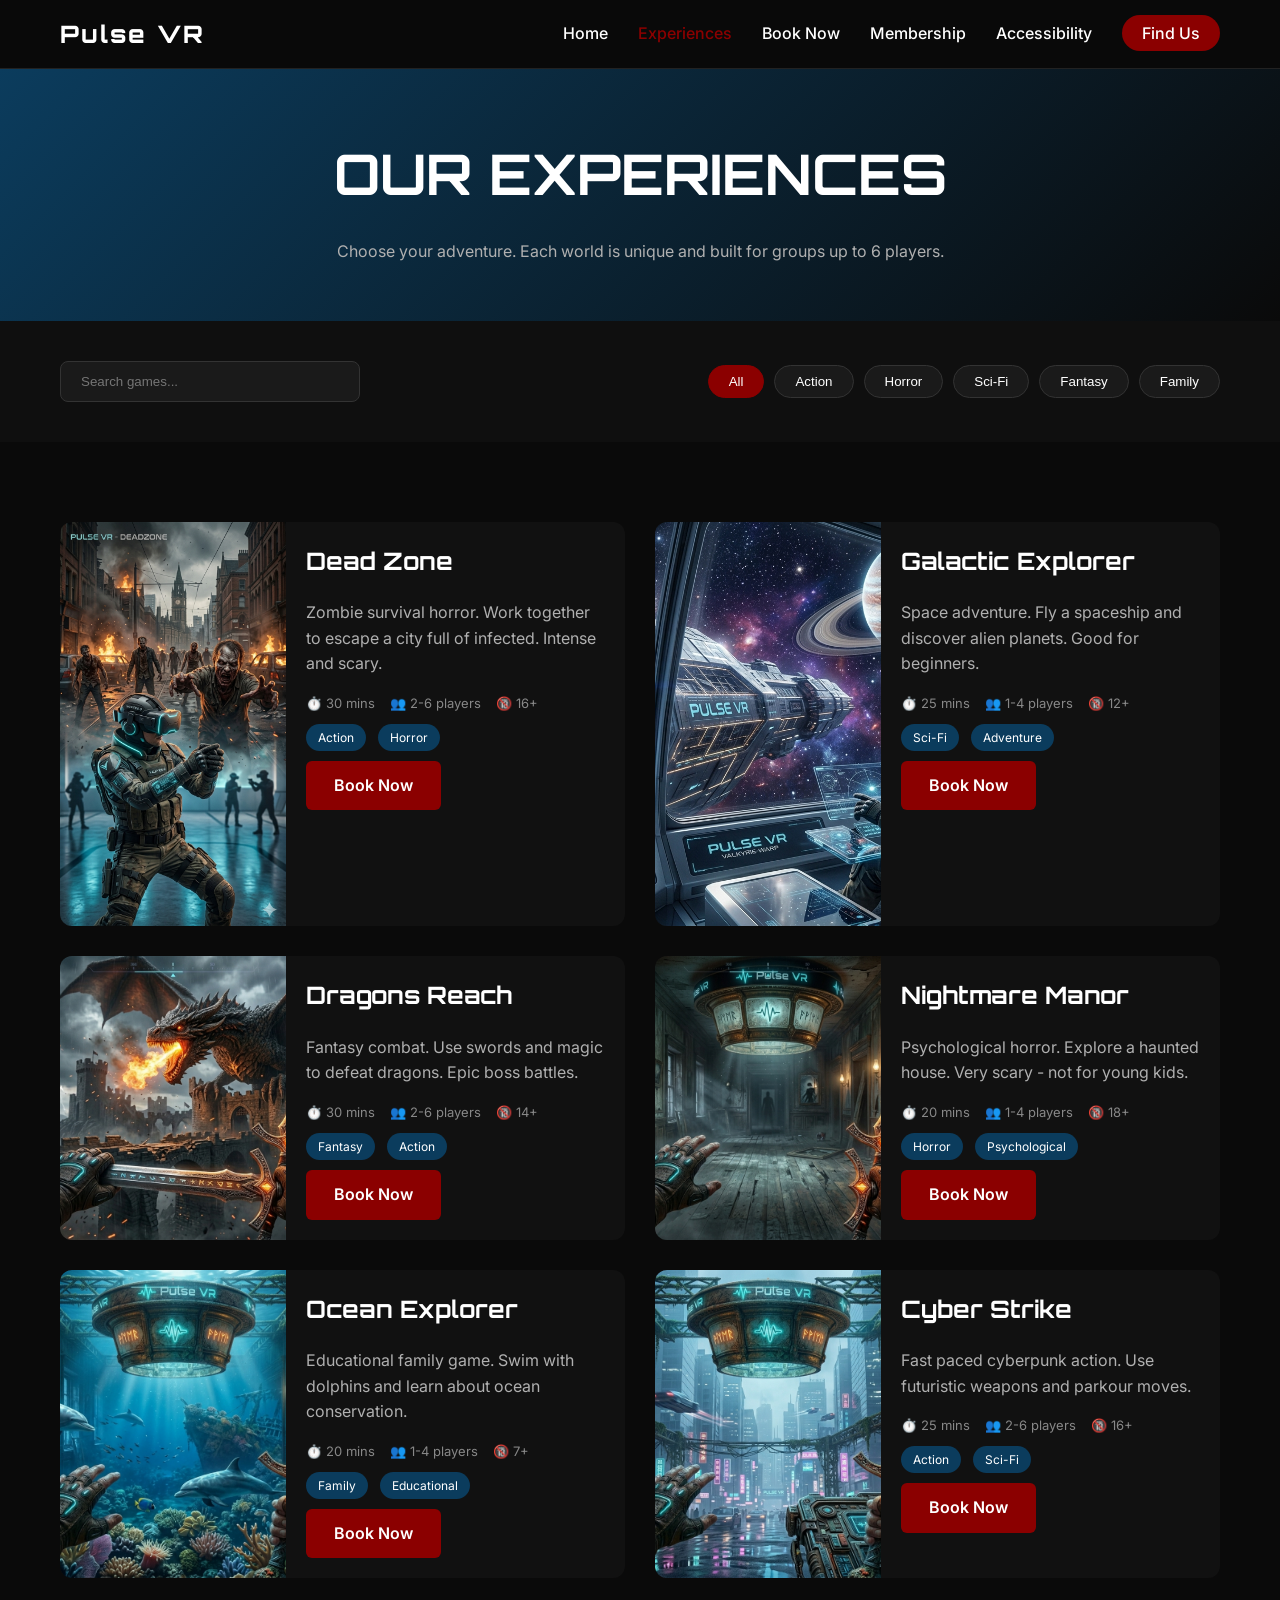
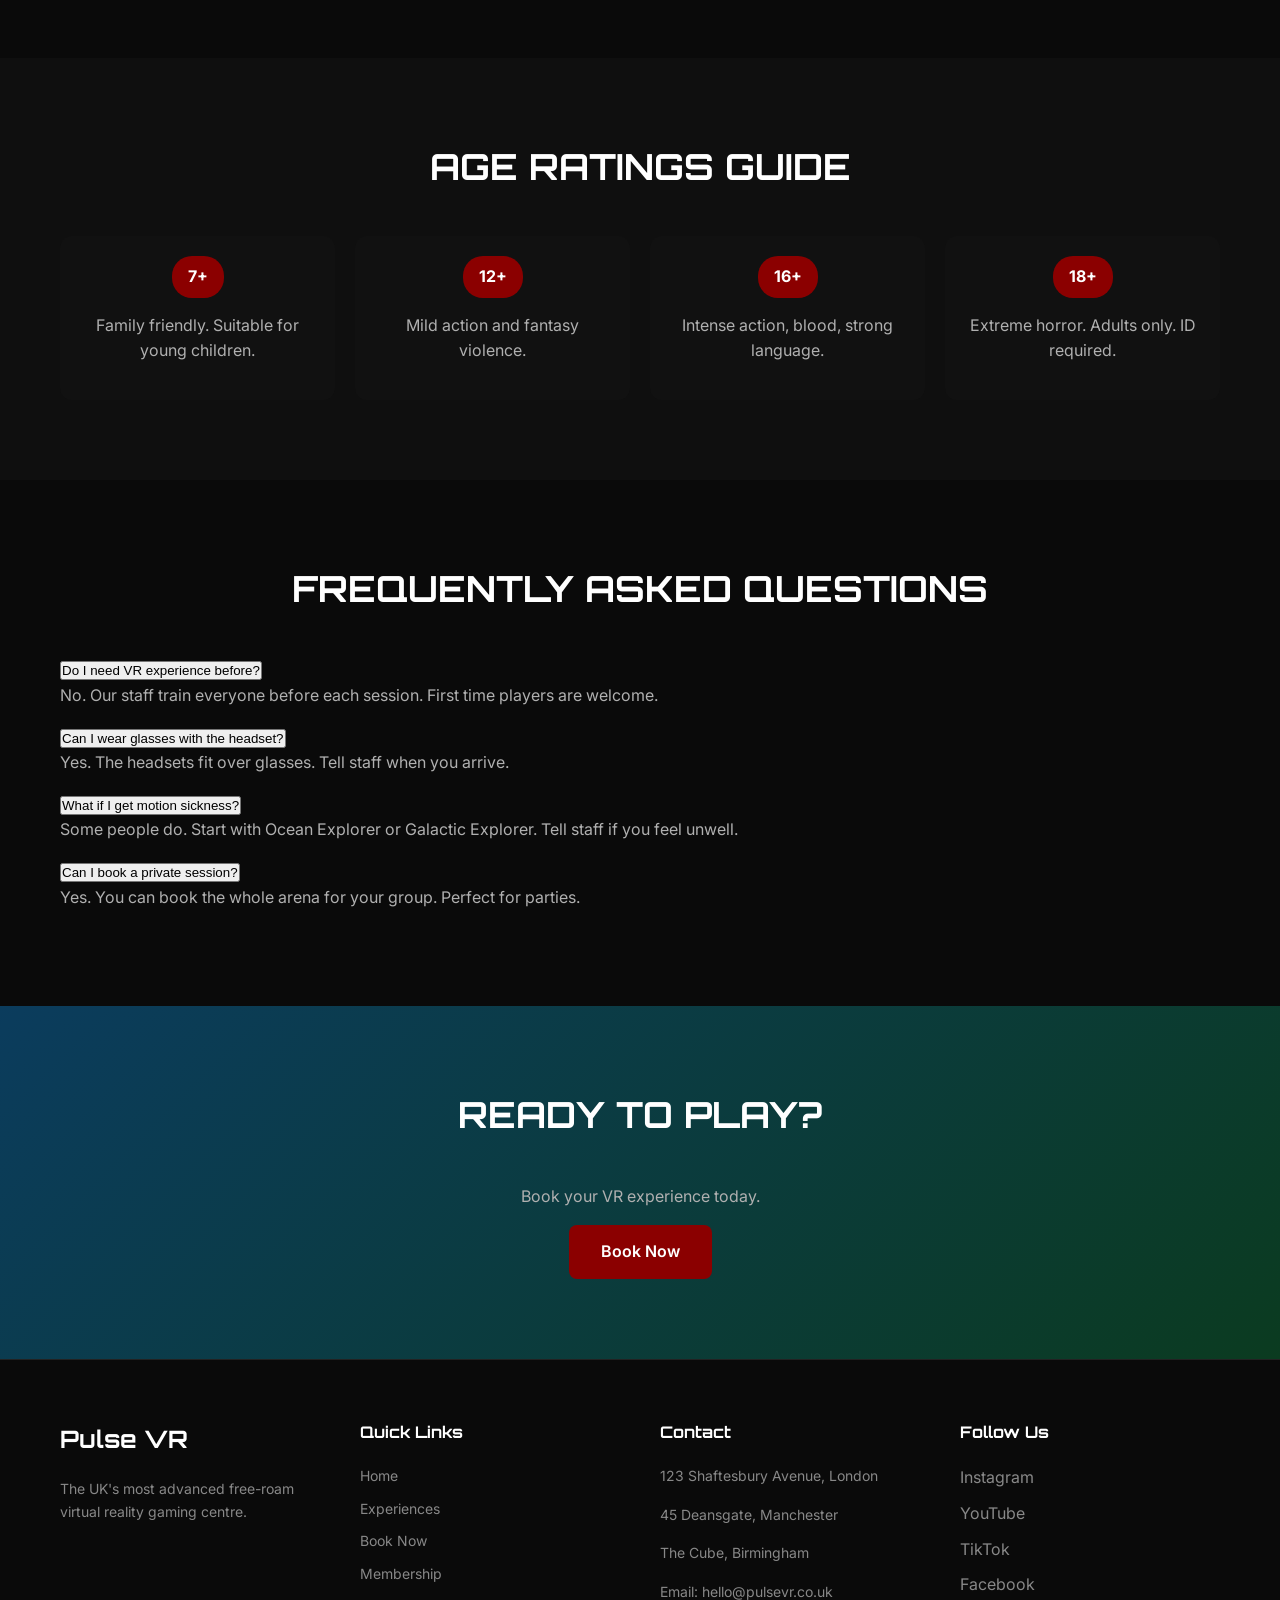
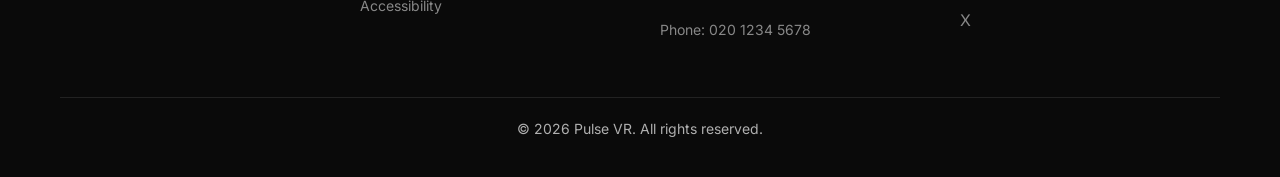
<file: Experiences.html>
<!DOCTYPE html>
<html lang="en-GB">
<head>
    <meta charset="UTF-8">
    <meta name="viewport" content="width=device-width, initial-scale=1.0">
    <meta name="description" content="Explore our VR experiences at Pulse VR. From zombie survival to space adventure - find your perfect game.">
    <meta name="keywords" content="VR experiences UK, virtual reality games, Pulse VR games">
    <title>Pulse VR | Our VR Experiences</title>
    <link href="https://fonts.googleapis.com/css2?family=Inter:ital,wght@0,300;0,400;0,500;0,600;0,700;0,800;1,400&family=Orbitron:wght@400;500;600;700;800;900&display=swap" rel="stylesheet">
    <link rel="stylesheet" href="css/style.css">
</head>
<body>

<!-- navigation bar -->
<nav class="navbar">
    <div class="nav-container">
        <div class="logo">
            <a href="index.html">Pulse VR</a>
        </div>
        <ul class="nav-menu">
            <li><a href="index.html">Home</a></li>
            <li><a href="experiences.html" class="active">Experiences</a></li>
            <li><a href="booking.html">Book Now</a></li>
            <li><a href="membership.html">Membership</a></li>
            <li><a href="accessibility.html">Accessibility</a></li>
            <li><a href="accessibility.html#map" class="findus-btn">Find Us</a></li>
        </ul>
        <div class="hamburger">
            <span></span>
            <span></span>
            <span></span>
        </div>
    </div>
</nav>

<!-- page header -->
<section class="page-header">
    <div class="container">
        <h1>OUR EXPERIENCES</h1>
        <p>Choose your adventure. Each world is unique and built for groups up to 6 players.</p>
    </div>
</section>

<!-- search and filter -->
<section class="filter-section">
    <div class="container">
        <div class="filter-bar">
            <input type="text" id="searchInput" placeholder="Search games..." class="search-box">
            <div class="filter-buttons">
                <button class="filter-btn active" data-filter="all">All</button>
                <button class="filter-btn" data-filter="action">Action</button>
                <button class="filter-btn" data-filter="horror">Horror</button>
                <button class="filter-btn" data-filter="scifi">Sci-Fi</button>
                <button class="filter-btn" data-filter="fantasy">Fantasy</button>
                <button class="filter-btn" data-filter="family">Family</button>
            </div>
        </div>
    </div>
</section>

<!-- all games grid -->
<section class="games-section">
    <div class="container">
        <div class="games-grid" id="gamesGrid">
            
            <!-- Dead Zone -->
            <div class="game-card" data-category="action horror">
                <img src="images/deadzone2.png" alt="Dead Zone VR game">
                <div class="game-info">
                    <h3>Dead Zone</h3>
                    <p>Zombie survival horror. Work together to escape a city full of infected. Intense and scary.</p>
                    <div class="game-details">
                        <span>⏱️ 30 mins</span>
                        <span>👥 2-6 players</span>
                        <span>🔞 16+</span>
                    </div>
                    <div class="game-tags">
                        <span class="tag">Action</span>
                        <span class="tag">Horror</span>
                    </div>
                    <a href="booking.html" class="btn-small">Book Now</a>
                </div>
            </div>

            <!-- Galactic Explorer -->
            <div class="game-card" data-category="scifi">
                <img src="images/galactic2.png" alt="Galactic Explorer VR game">
                <div class="game-info">
                    <h3>Galactic Explorer</h3>
                    <p>Space adventure. Fly a spaceship and discover alien planets. Good for beginners.</p>
                    <div class="game-details">
                        <span>⏱️ 25 mins</span>
                        <span>👥 1-4 players</span>
                        <span>🔞 12+</span>
                    </div>
                    <div class="game-tags">
                        <span class="tag">Sci-Fi</span>
                        <span class="tag">Adventure</span>
                    </div>
                    <a href="booking.html" class="btn-small">Book Now</a>
                </div>
            </div>

            <!-- Dragons Reach -->
            <div class="game-card" data-category="fantasy action">
                <img src="images/dragon2.png" alt="Dragons Reach VR game">
                <div class="game-info">
                    <h3>Dragons Reach</h3>
                    <p>Fantasy combat. Use swords and magic to defeat dragons. Epic boss battles.</p>
                    <div class="game-details">
                        <span>⏱️ 30 mins</span>
                        <span>👥 2-6 players</span>
                        <span>🔞 14+</span>
                    </div>
                    <div class="game-tags">
                        <span class="tag">Fantasy</span>
                        <span class="tag">Action</span>
                    </div>
                    <a href="booking.html" class="btn-small">Book Now</a>
                </div>
            </div>

            <!-- Nightmare Manor -->
            <div class="game-card" data-category="horror">
                <img src="images/nightmare.png" alt="Nightmare Manor VR game">
                <div class="game-info">
                    <h3>Nightmare Manor</h3>
                    <p>Psychological horror. Explore a haunted house. Very scary - not for young kids.</p>
                    <div class="game-details">
                        <span>⏱️ 20 mins</span>
                        <span>👥 1-4 players</span>
                        <span>🔞 18+</span>
                    </div>
                    <div class="game-tags">
                        <span class="tag">Horror</span>
                        <span class="tag">Psychological</span>
                    </div>
                    <a href="booking.html" class="btn-small">Book Now</a>
                </div>
            </div>

            <!-- Ocean Explorer -->
            <div class="game-card" data-category="family">
                <img src="images/ocean.png" alt="Ocean Explorer VR game">
                <div class="game-info">
                    <h3>Ocean Explorer</h3>
                    <p>Educational family game. Swim with dolphins and learn about ocean conservation.</p>
                    <div class="game-details">
                        <span>⏱️ 20 mins</span>
                        <span>👥 1-4 players</span>
                        <span>🔞 7+</span>
                    </div>
                    <div class="game-tags">
                        <span class="tag">Family</span>
                        <span class="tag">Educational</span>
                    </div>
                    <a href="booking.html" class="btn-small">Book Now</a>
                </div>
            </div>

            <!-- Cyber Strike -->
            <div class="game-card" data-category="action scifi">
                <img src="images/cyber.png" alt="Cyber Strike VR game">
                <div class="game-info">
                    <h3>Cyber Strike</h3>
                    <p>Fast paced cyberpunk action. Use futuristic weapons and parkour moves.</p>
                    <div class="game-details">
                        <span>⏱️ 25 mins</span>
                        <span>👥 2-6 players</span>
                        <span>🔞 16+</span>
                    </div>
                    <div class="game-tags">
                        <span class="tag">Action</span>
                        <span class="tag">Sci-Fi</span>
                    </div>
                    <a href="booking.html" class="btn-small">Book Now</a>
                </div>
            </div>
        </div>

        <!-- no results message -->
        <div id="noResults" class="no-results" style="display: none;">
            <p>No games found. Try a different search.</p>
        </div>
    </div>
</section>

<!-- age rating guide -->
<section class="age-guide">
    <div class="container">
        <h2>AGE RATINGS GUIDE</h2>
        <div class="age-grid">
            <div class="age-card">
                <span class="age-badge">7+</span>
                <p>Family friendly. Suitable for young children.</p>
            </div>
            <div class="age-card">
                <span class="age-badge">12+</span>
                <p>Mild action and fantasy violence.</p>
            </div>
            <div class="age-card">
                <span class="age-badge">16+</span>
                <p>Intense action, blood, strong language.</p>
            </div>
            <div class="age-card">
                <span class="age-badge">18+</span>
                <p>Extreme horror. Adults only. ID required.</p>
            </div>
        </div>
    </div>
</section>

<!-- faq section -->
<section class="faq-section">
    <div class="container">
        <h2>FREQUENTLY ASKED QUESTIONS</h2>
        <div class="faq-list">
            <div class="faq-item">
                <button class="faq-question">Do I need VR experience before?</button>
                <div class="faq-answer">
                    <p>No. Our staff train everyone before each session. First time players are welcome.</p>
                </div>
            </div>
            <div class="faq-item">
                <button class="faq-question">Can I wear glasses with the headset?</button>
                <div class="faq-answer">
                    <p>Yes. The headsets fit over glasses. Tell staff when you arrive.</p>
                </div>
            </div>
            <div class="faq-item">
                <button class="faq-question">What if I get motion sickness?</button>
                <div class="faq-answer">
                    <p>Some people do. Start with Ocean Explorer or Galactic Explorer. Tell staff if you feel unwell.</p>
                </div>
            </div>
            <div class="faq-item">
                <button class="faq-question">Can I book a private session?</button>
                <div class="faq-answer">
                    <p>Yes. You can book the whole arena for your group. Perfect for parties.</p>
                </div>
            </div>
        </div>
    </div>
</section>

<!-- call to action -->
<section class="cta">
    <div class="container">
        <h2>READY TO PLAY?</h2>
        <p>Book your VR experience today.</p>
        <a href="booking.html" class="btn-primary">Book Now</a>
    </div>
</section>

<!-- footer -->
<footer class="footer">
    <div class="container">
        <div class="footer-grid">
            <div class="footer-col">
                <h3>Pulse VR</h3>
                <p>The UK's most advanced free-roam virtual reality gaming centre.</p>
            </div>
            <div class="footer-col">
                <h4>Quick Links</h4>
                <ul>
                    <li><a href="index.html">Home</a></li>
                    <li><a href="experiences.html">Experiences</a></li>
                    <li><a href="booking.html">Book Now</a></li>
                    <li><a href="membership.html">Membership</a></li>
                    <li><a href="accessibility.html">Accessibility</a></li>
                </ul>
            </div>
            <div class="footer-col">
                <h4>Contact</h4>
                <p>123 Shaftesbury Avenue, London</p>
                <p>45 Deansgate, Manchester</p>
                <p>The Cube, Birmingham</p>
                <p>Email: hello@pulsevr.co.uk</p>
                <p>Phone: 020 1234 5678</p>
            </div>
            <div class="footer-col">
                <h4>Follow Us</h4>
                <div class="social-links">
                    <a href="https://www.instagram.com/" target="_blank">Instagram</a>
                    <a href="https://www.youtube.com/" target="_blank">YouTube</a>
                    <a href="https://www.tiktok.com/" target="_blank">TikTok</a>
                    <a href="https://www.facebook.com/" target="_blank">Facebook</a>
                    <a href="https://twitter.com/" target="_blank">X</a>
                </div>
            </div>
        </div>
        <div class="footer-bottom">
            <p>© 2026 Pulse VR. All rights reserved.</p>
        </div>
    </div>
</footer>

<button id="backToTop" class="back-to-top">↑</button>

<script src="js/script.js"></script>
</body>
</html>
</file>
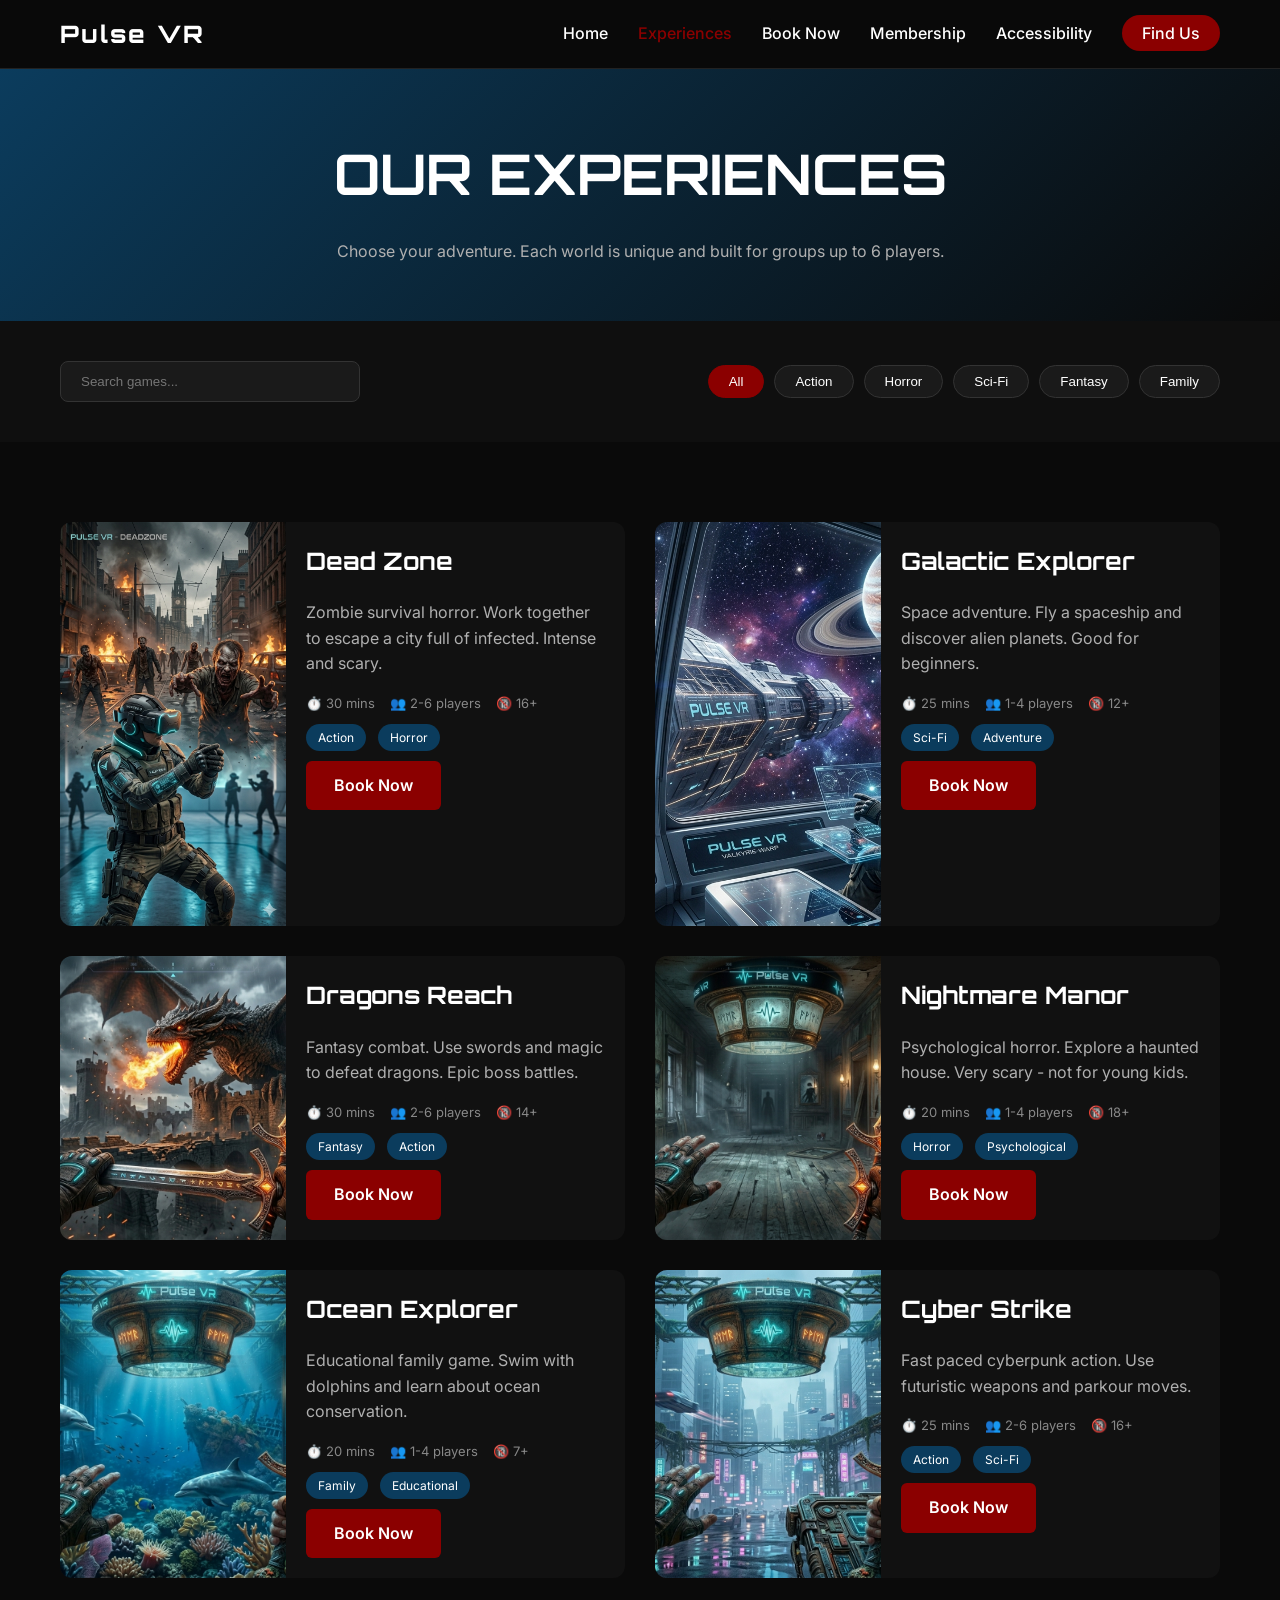
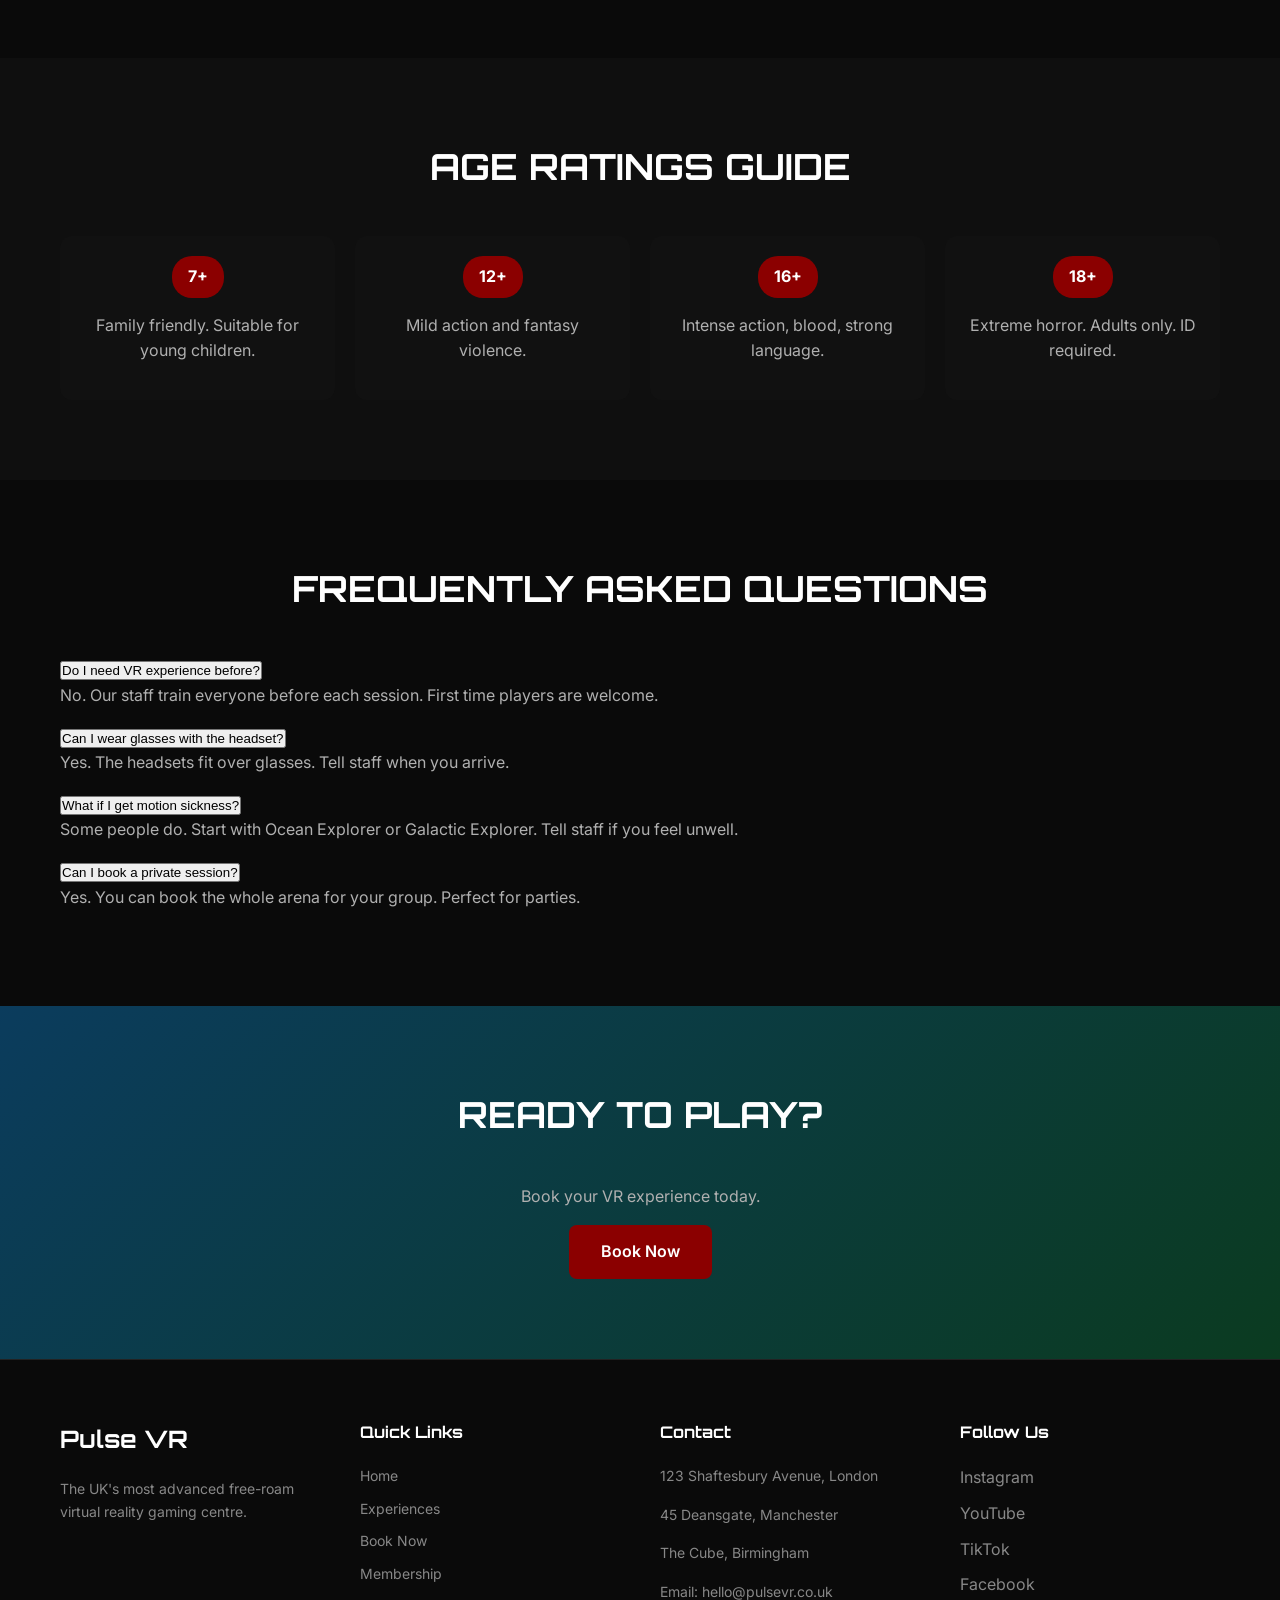
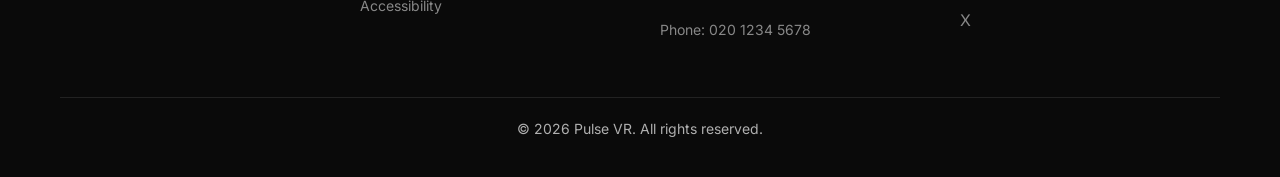
<file: experiences.html>
<!DOCTYPE html>
<html lang="en-GB">
<head>
    <meta charset="UTF-8">
    <meta name="viewport" content="width=device-width, initial-scale=1.0">
    <meta name="description" content="Explore our VR experiences at Pulse VR. From zombie survival to space adventure - find your perfect game.">
    <meta name="keywords" content="VR experiences UK, virtual reality games, Pulse VR games">
    <title>Pulse VR | Our VR Experiences</title>
    <link href="https://fonts.googleapis.com/css2?family=Inter:ital,wght@0,300;0,400;0,500;0,600;0,700;0,800;1,400&family=Orbitron:wght@400;500;600;700;800;900&display=swap" rel="stylesheet">
    <link rel="stylesheet" href="css/style.css">
</head>
<body>

<!-- navigation bar -->
<nav class="navbar">
    <div class="nav-container">
        <div class="logo">
            <a href="index.html">Pulse VR</a>
        </div>
        <ul class="nav-menu">
            <li><a href="index.html">Home</a></li>
            <li><a href="experiences.html" class="active">Experiences</a></li>
            <li><a href="booking.html">Book Now</a></li>
            <li><a href="membership.html">Membership</a></li>
            <li><a href="accessibility.html">Accessibility</a></li>
            <li><a href="accessibility.html#map" class="findus-btn">Find Us</a></li>
        </ul>
        <div class="hamburger">
            <span></span>
            <span></span>
            <span></span>
        </div>
    </div>
</nav>

<!-- page header -->
<section class="page-header">
    <div class="container">
        <h1>OUR EXPERIENCES</h1>
        <p>Choose your adventure. Each world is unique and built for groups up to 6 players.</p>
    </div>
</section>

<!-- search and filter -->
<section class="filter-section">
    <div class="container">
        <div class="filter-bar">
            <input type="text" id="searchInput" placeholder="Search games..." class="search-box">
            <div class="filter-buttons">
                <button class="filter-btn active" data-filter="all">All</button>
                <button class="filter-btn" data-filter="action">Action</button>
                <button class="filter-btn" data-filter="horror">Horror</button>
                <button class="filter-btn" data-filter="scifi">Sci-Fi</button>
                <button class="filter-btn" data-filter="fantasy">Fantasy</button>
                <button class="filter-btn" data-filter="family">Family</button>
            </div>
        </div>
    </div>
</section>

<!-- all games grid -->
<section class="games-section">
    <div class="container">
        <div class="games-grid" id="gamesGrid">
            
            <!-- Dead Zone -->
            <div class="game-card" data-category="action horror">
                <img src="images/deadzone2.png" alt="Dead Zone VR game">
                <div class="game-info">
                    <h3>Dead Zone</h3>
                    <p>Zombie survival horror. Work together to escape a city full of infected. Intense and scary.</p>
                    <div class="game-details">
                        <span>⏱️ 30 mins</span>
                        <span>👥 2-6 players</span>
                        <span>🔞 16+</span>
                    </div>
                    <div class="game-tags">
                        <span class="tag">Action</span>
                        <span class="tag">Horror</span>
                    </div>
                    <a href="booking.html" class="btn-small">Book Now</a>
                </div>
            </div>

            <!-- Galactic Explorer -->
            <div class="game-card" data-category="scifi">
                <img src="images/galactic2.png" alt="Galactic Explorer VR game">
                <div class="game-info">
                    <h3>Galactic Explorer</h3>
                    <p>Space adventure. Fly a spaceship and discover alien planets. Good for beginners.</p>
                    <div class="game-details">
                        <span>⏱️ 25 mins</span>
                        <span>👥 1-4 players</span>
                        <span>🔞 12+</span>
                    </div>
                    <div class="game-tags">
                        <span class="tag">Sci-Fi</span>
                        <span class="tag">Adventure</span>
                    </div>
                    <a href="booking.html" class="btn-small">Book Now</a>
                </div>
            </div>

            <!-- Dragons Reach -->
            <div class="game-card" data-category="fantasy action">
                <img src="images/dragon2.png" alt="Dragons Reach VR game">
                <div class="game-info">
                    <h3>Dragons Reach</h3>
                    <p>Fantasy combat. Use swords and magic to defeat dragons. Epic boss battles.</p>
                    <div class="game-details">
                        <span>⏱️ 30 mins</span>
                        <span>👥 2-6 players</span>
                        <span>🔞 14+</span>
                    </div>
                    <div class="game-tags">
                        <span class="tag">Fantasy</span>
                        <span class="tag">Action</span>
                    </div>
                    <a href="booking.html" class="btn-small">Book Now</a>
                </div>
            </div>

            <!-- Nightmare Manor -->
            <div class="game-card" data-category="horror">
                <img src="images/nightmare.png" alt="Nightmare Manor VR game">
                <div class="game-info">
                    <h3>Nightmare Manor</h3>
                    <p>Psychological horror. Explore a haunted house. Very scary - not for young kids.</p>
                    <div class="game-details">
                        <span>⏱️ 20 mins</span>
                        <span>👥 1-4 players</span>
                        <span>🔞 18+</span>
                    </div>
                    <div class="game-tags">
                        <span class="tag">Horror</span>
                        <span class="tag">Psychological</span>
                    </div>
                    <a href="booking.html" class="btn-small">Book Now</a>
                </div>
            </div>

            <!-- Ocean Explorer -->
            <div class="game-card" data-category="family">
                <img src="images/ocean.png" alt="Ocean Explorer VR game">
                <div class="game-info">
                    <h3>Ocean Explorer</h3>
                    <p>Educational family game. Swim with dolphins and learn about ocean conservation.</p>
                    <div class="game-details">
                        <span>⏱️ 20 mins</span>
                        <span>👥 1-4 players</span>
                        <span>🔞 7+</span>
                    </div>
                    <div class="game-tags">
                        <span class="tag">Family</span>
                        <span class="tag">Educational</span>
                    </div>
                    <a href="booking.html" class="btn-small">Book Now</a>
                </div>
            </div>

            <!-- Cyber Strike -->
            <div class="game-card" data-category="action scifi">
                <img src="images/cyber.png" alt="Cyber Strike VR game">
                <div class="game-info">
                    <h3>Cyber Strike</h3>
                    <p>Fast paced cyberpunk action. Use futuristic weapons and parkour moves.</p>
                    <div class="game-details">
                        <span>⏱️ 25 mins</span>
                        <span>👥 2-6 players</span>
                        <span>🔞 16+</span>
                    </div>
                    <div class="game-tags">
                        <span class="tag">Action</span>
                        <span class="tag">Sci-Fi</span>
                    </div>
                    <a href="booking.html" class="btn-small">Book Now</a>
                </div>
            </div>
        </div>

        <!-- no results message -->
        <div id="noResults" class="no-results" style="display: none;">
            <p>No games found. Try a different search.</p>
        </div>
    </div>
</section>

<!-- age rating guide -->
<section class="age-guide">
    <div class="container">
        <h2>AGE RATINGS GUIDE</h2>
        <div class="age-grid">
            <div class="age-card">
                <span class="age-badge">7+</span>
                <p>Family friendly. Suitable for young children.</p>
            </div>
            <div class="age-card">
                <span class="age-badge">12+</span>
                <p>Mild action and fantasy violence.</p>
            </div>
            <div class="age-card">
                <span class="age-badge">16+</span>
                <p>Intense action, blood, strong language.</p>
            </div>
            <div class="age-card">
                <span class="age-badge">18+</span>
                <p>Extreme horror. Adults only. ID required.</p>
            </div>
        </div>
    </div>
</section>

<!-- faq section -->
<section class="faq-section">
    <div class="container">
        <h2>FREQUENTLY ASKED QUESTIONS</h2>
        <div class="faq-list">
            <div class="faq-item">
                <button class="faq-question">Do I need VR experience before?</button>
                <div class="faq-answer">
                    <p>No. Our staff train everyone before each session. First time players are welcome.</p>
                </div>
            </div>
            <div class="faq-item">
                <button class="faq-question">Can I wear glasses with the headset?</button>
                <div class="faq-answer">
                    <p>Yes. The headsets fit over glasses. Tell staff when you arrive.</p>
                </div>
            </div>
            <div class="faq-item">
                <button class="faq-question">What if I get motion sickness?</button>
                <div class="faq-answer">
                    <p>Some people do. Start with Ocean Explorer or Galactic Explorer. Tell staff if you feel unwell.</p>
                </div>
            </div>
            <div class="faq-item">
                <button class="faq-question">Can I book a private session?</button>
                <div class="faq-answer">
                    <p>Yes. You can book the whole arena for your group. Perfect for parties.</p>
                </div>
            </div>
        </div>
    </div>
</section>

<!-- call to action -->
<section class="cta">
    <div class="container">
        <h2>READY TO PLAY?</h2>
        <p>Book your VR experience today.</p>
        <a href="booking.html" class="btn-primary">Book Now</a>
    </div>
</section>

<!-- footer -->
<footer class="footer">
    <div class="container">
        <div class="footer-grid">
            <div class="footer-col">
                <h3>Pulse VR</h3>
                <p>The UK's most advanced free-roam virtual reality gaming centre.</p>
            </div>
            <div class="footer-col">
                <h4>Quick Links</h4>
                <ul>
                    <li><a href="index.html">Home</a></li>
                    <li><a href="experiences.html">Experiences</a></li>
                    <li><a href="booking.html">Book Now</a></li>
                    <li><a href="membership.html">Membership</a></li>
                    <li><a href="accessibility.html">Accessibility</a></li>
                </ul>
            </div>
            <div class="footer-col">
                <h4>Contact</h4>
                <p>123 Shaftesbury Avenue, London</p>
                <p>45 Deansgate, Manchester</p>
                <p>The Cube, Birmingham</p>
                <p>Email: hello@pulsevr.co.uk</p>
                <p>Phone: 020 1234 5678</p>
            </div>
            <div class="footer-col">
                <h4>Follow Us</h4>
                <div class="social-links">
                    <a href="https://www.instagram.com/" target="_blank">Instagram</a>
                    <a href="https://www.youtube.com/" target="_blank">YouTube</a>
                    <a href="https://www.tiktok.com/" target="_blank">TikTok</a>
                    <a href="https://www.facebook.com/" target="_blank">Facebook</a>
                    <a href="https://twitter.com/" target="_blank">X</a>
                </div>
            </div>
        </div>
        <div class="footer-bottom">
            <p>© 2026 Pulse VR. All rights reserved.</p>
        </div>
    </div>
</footer>

<button id="backToTop" class="back-to-top">↑</button>

<script src="js/script.js"></script>
</body>
</html>
</file>
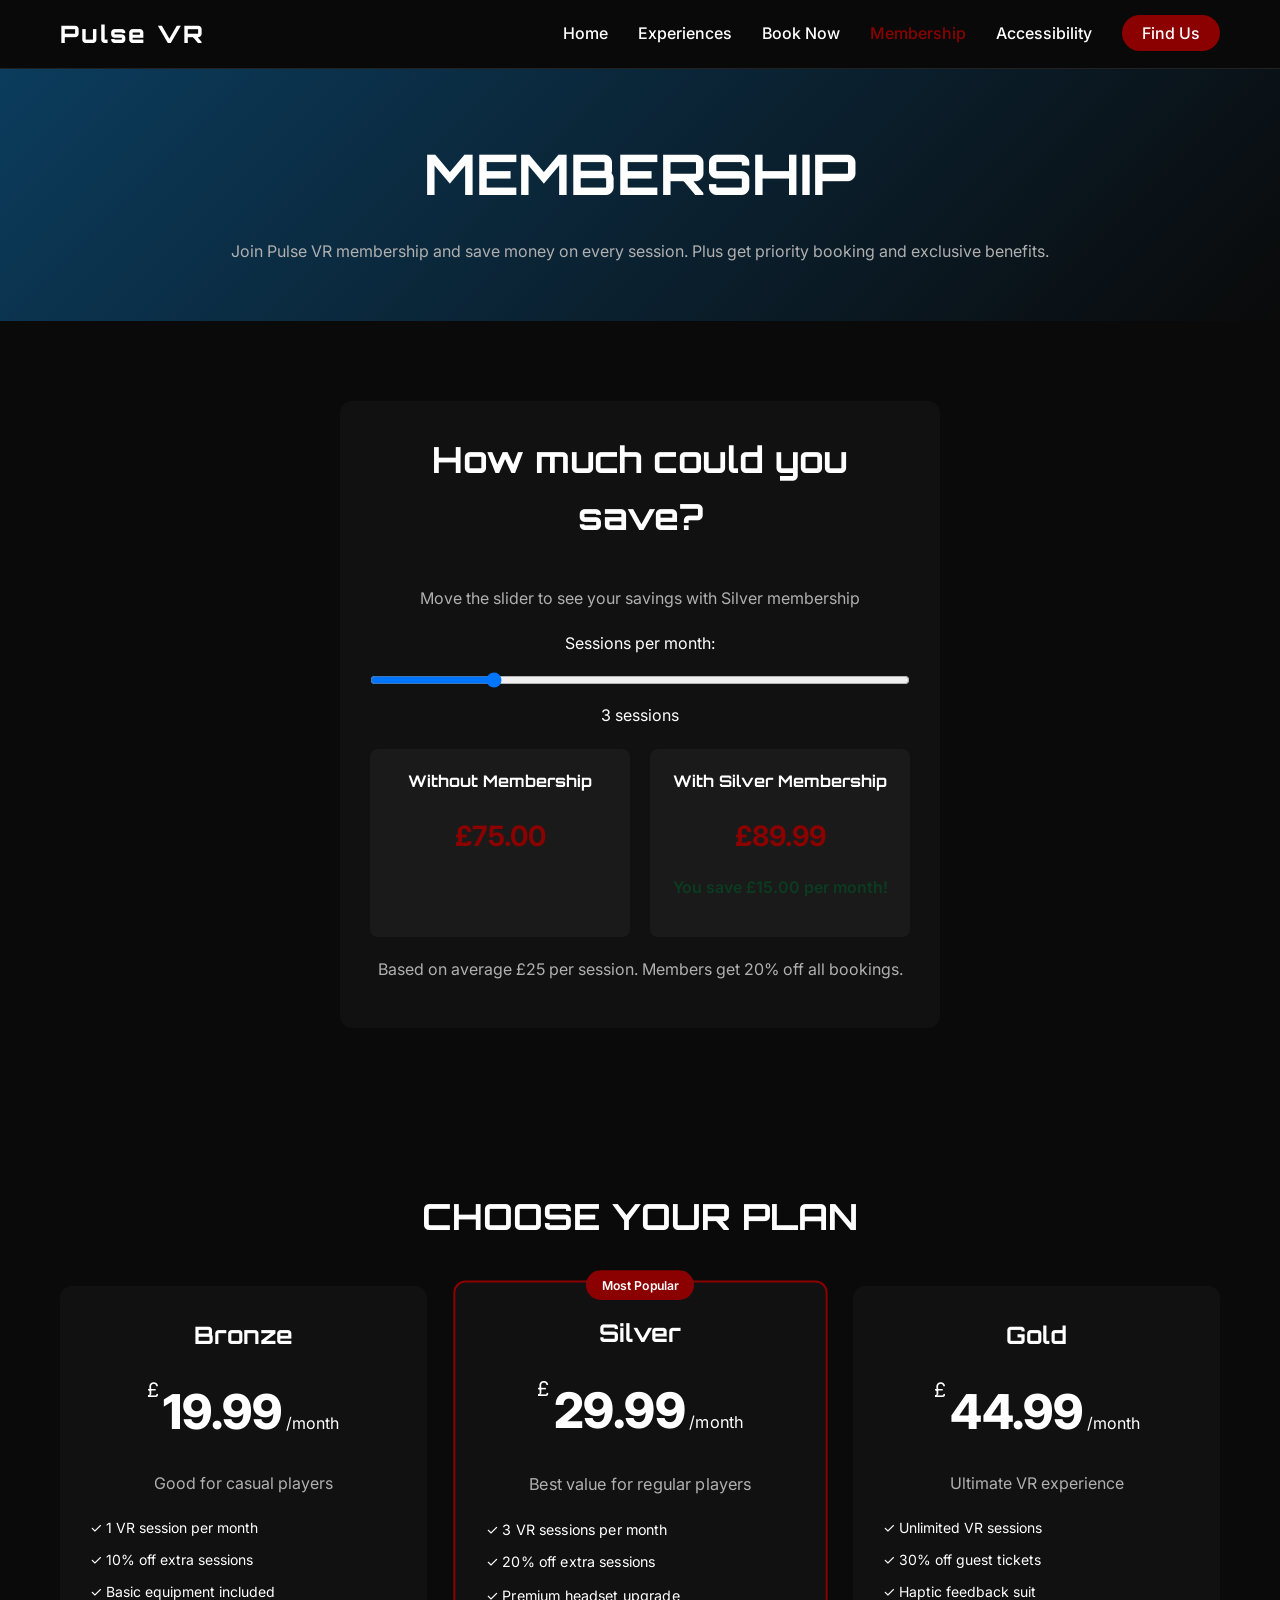
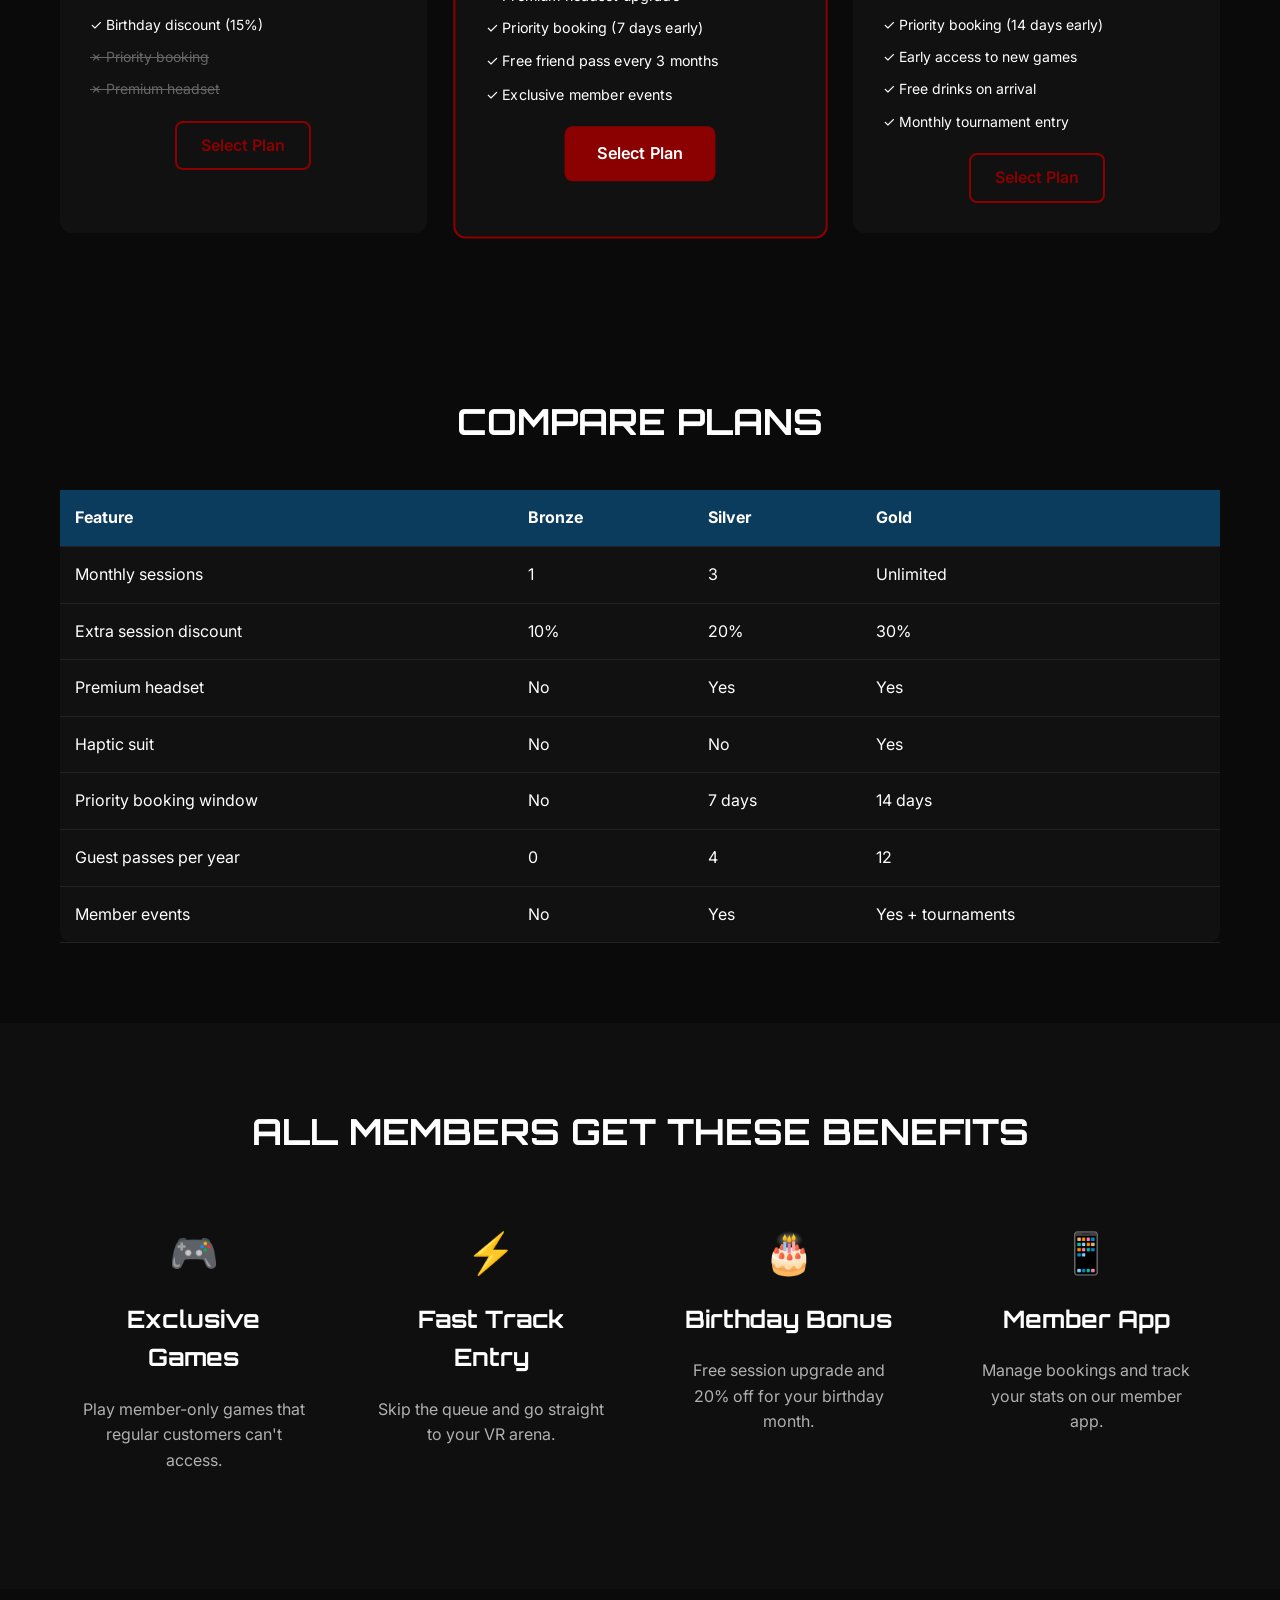
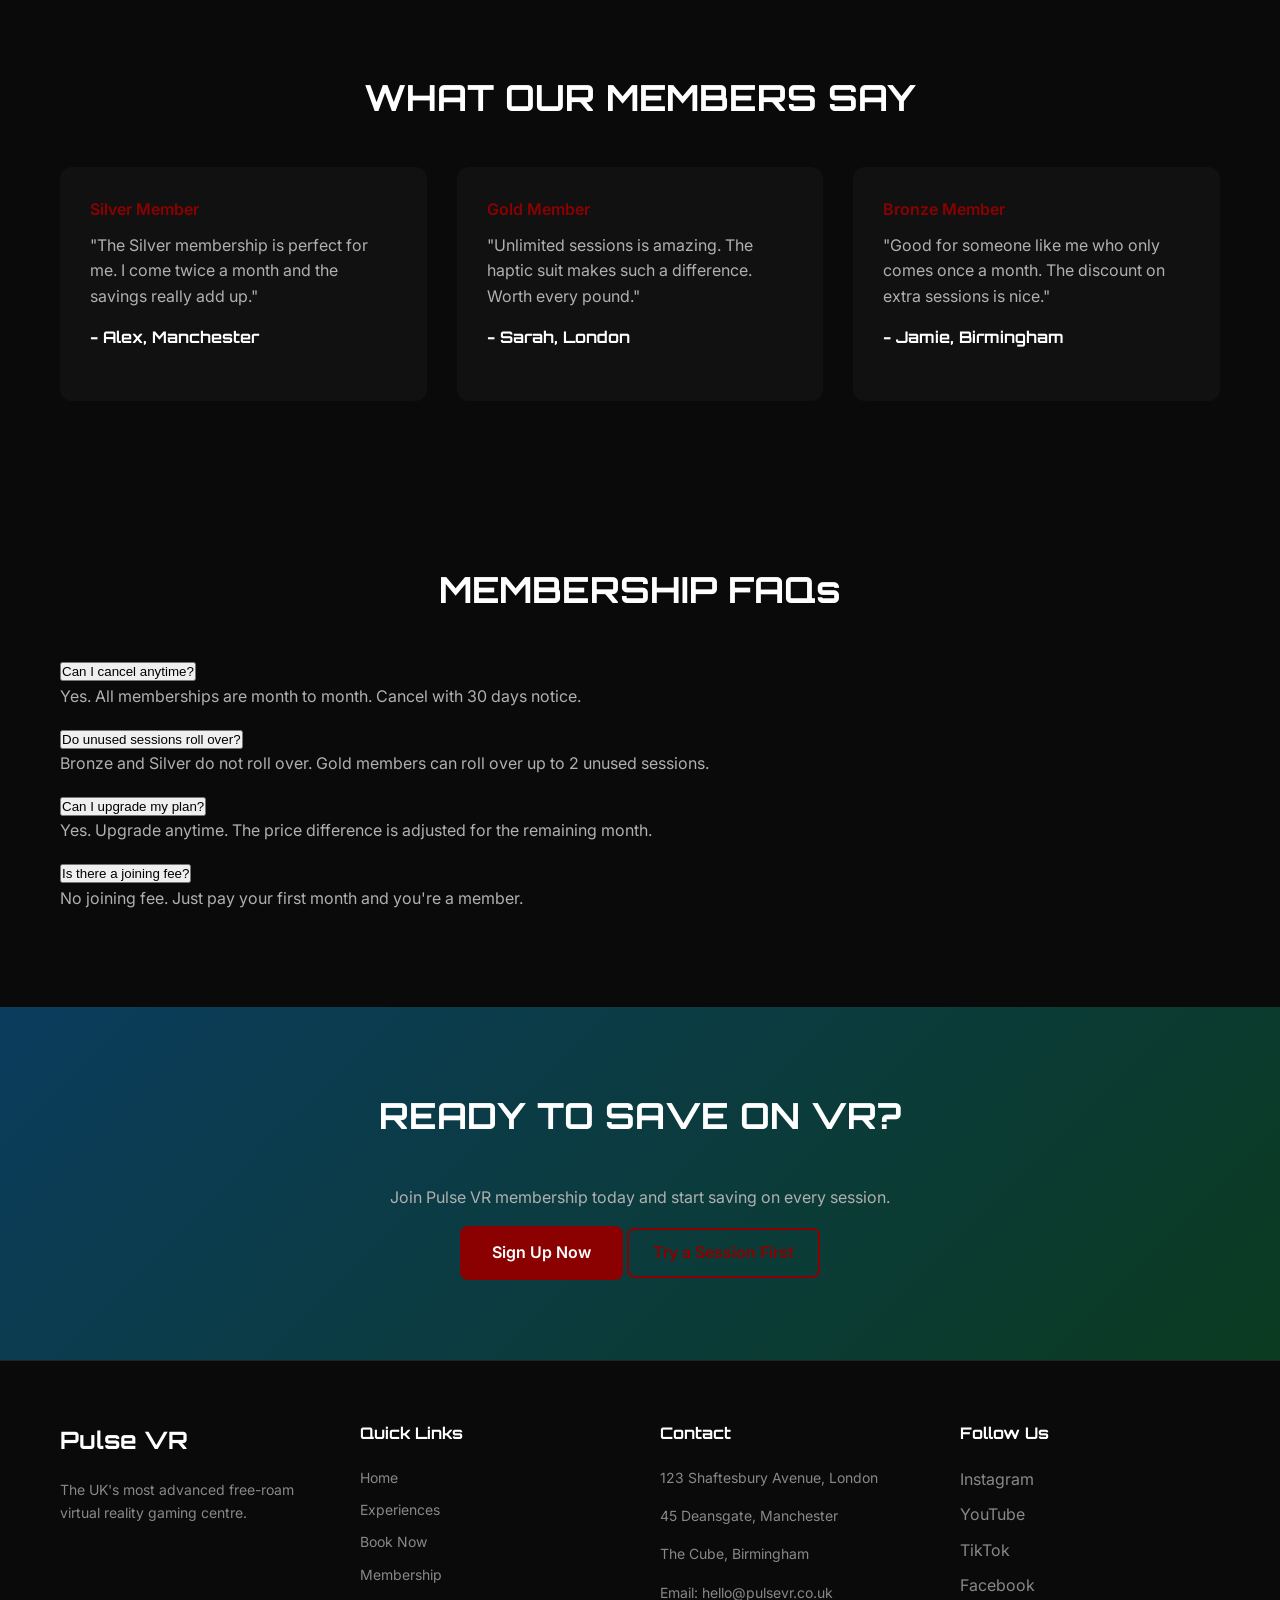
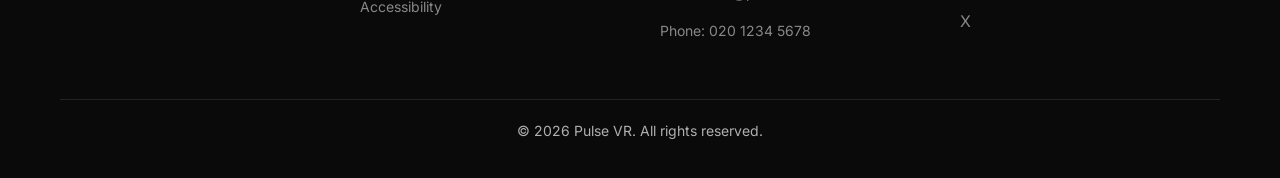
<file: membership.html>
<!DOCTYPE html>
<html lang="en-GB">
<head>
    <meta charset="UTF-8">
    <meta name="viewport" content="width=device-width, initial-scale=1.0">
    <meta name="description" content="Pulse VR membership plans. Save up to 30% on VR sessions, get priority booking and exclusive member benefits.">
    <meta name="keywords" content="VR membership, Pulse VR membership, VR subscription UK">
    <title>Pulse VR | Membership - Save on VR Gaming</title>
    <link href="https://fonts.googleapis.com/css2?family=Inter:ital,wght@0,300;0,400;0,500;0,600;0,700;0,800;1,400&family=Orbitron:wght@400;500;600;700;800;900&display=swap" rel="stylesheet">
    <link rel="stylesheet" href="css/style.css">
</head>
<body>

<!-- navigation bar -->
<nav class="navbar">
    <div class="nav-container">
        <div class="logo">
            <a href="index.html">Pulse VR</a>
        </div>
        <ul class="nav-menu">
            <li><a href="index.html">Home</a></li>
            <li><a href="experiences.html">Experiences</a></li>
            <li><a href="booking.html">Book Now</a></li>
            <li><a href="membership.html" class="active">Membership</a></li>
            <li><a href="accessibility.html">Accessibility</a></li>
            <li><a href="accessibility.html#map" class="findus-btn">Find Us</a></li>
        </ul>
        <div class="hamburger">
            <span></span>
            <span></span>
            <span></span>
        </div>
    </div>
</nav>

<!-- page header -->
<section class="page-header">
    <div class="container">
        <h1>MEMBERSHIP</h1>
        <p>Join Pulse VR membership and save money on every session. Plus get priority booking and exclusive benefits.</p>
    </div>
</section>

<!-- savings calculator -->
<section class="calculator">
    <div class="container">
        <div class="calc-box">
            <h2>How much could you save?</h2>
            <p>Move the slider to see your savings with Silver membership</p>
            
            <div class="calc-control">
                <label>Sessions per month:</label>
                <input type="range" id="sessionSlider" min="1" max="10" value="3">
                <span id="sessionCount" class="slider-value">3 sessions</span>
            </div>
            
            <div class="calc-results">
                <div class="calc-card">
                    <h4>Without Membership</h4>
                    <p class="calc-price" id="nonMemberTotal">£75.00</p>
                </div>
                <div class="calc-card">
                    <h4>With Silver Membership</h4>
                    <p class="calc-price" id="memberTotal">£59.99</p>
                    <p class="calc-savings" id="savingsText">You save £15.01 per month!</p>
                </div>
            </div>
            <p class="calc-note">Based on average £25 per session. Members get 20% off all bookings.</p>
        </div>
    </div>
</section>

<!-- membership plans -->
<section class="plans">
    <div class="container">
        <h2>CHOOSE YOUR PLAN</h2>
        <div class="plans-grid">
            
            <!-- Bronze Plan -->
            <div class="plan-card plan-selectable" data-plan="bronze" onclick="selectPlan('bronze')">
                <h3>Bronze</h3>
                <div class="price">
                    <span class="currency">£</span>
                    <span class="amount">19.99</span>
                    <span class="period">/month</span>
                </div>
                <p class="plan-desc">Good for casual players</p>
                <ul class="plan-features">
                    <li>✓ 1 VR session per month</li>
                    <li>✓ 10% off extra sessions</li>
                    <li>✓ Basic equipment included</li>
                    <li>✓ Birthday discount (15%)</li>
                    <li class="not-included">✗ Priority booking</li>
                    <li class="not-included">✗ Premium headset</li>
                </ul>
                <span class="btn-outline">Select Plan</span>
            </div>

            <!-- Silver Plan - most popular -->
            <div class="plan-card plan-selectable popular" data-plan="silver" onclick="selectPlan('silver')">
                <div class="popular-badge">Most Popular</div>
                <h3>Silver</h3>
                <div class="price">
                    <span class="currency">£</span>
                    <span class="amount">29.99</span>
                    <span class="period">/month</span>
                </div>
                <p class="plan-desc">Best value for regular players</p>
                <ul class="plan-features">
                    <li>✓ 3 VR sessions per month</li>
                    <li>✓ 20% off extra sessions</li>
                    <li>✓ Premium headset upgrade</li>
                    <li>✓ Priority booking (7 days early)</li>
                    <li>✓ Free friend pass every 3 months</li>
                    <li>✓ Exclusive member events</li>
                </ul>
                <span class="btn-primary">Select Plan</span>
            </div>

            <!-- Gold Plan -->
            <div class="plan-card plan-selectable" data-plan="gold" onclick="selectPlan('gold')">
                <h3>Gold</h3>
                <div class="price">
                    <span class="currency">£</span>
                    <span class="amount">44.99</span>
                    <span class="period">/month</span>
                </div>
                <p class="plan-desc">Ultimate VR experience</p>
                <ul class="plan-features">
                    <li>✓ Unlimited VR sessions</li>
                    <li>✓ 30% off guest tickets</li>
                    <li>✓ Haptic feedback suit</li>
                    <li>✓ Priority booking (14 days early)</li>
                    <li>✓ Early access to new games</li>
                    <li>✓ Free drinks on arrival</li>
                    <li>✓ Monthly tournament entry</li>
                </ul>
                <span class="btn-outline">Select Plan</span>
            </div>
        </div>
    </div>
</section>

<!-- comparison table -->
<section class="comparison">
    <div class="container">
        <h2>COMPARE PLANS</h2>
        <div class="table-wrapper">
            <table class="compare-table">
                <thead>
                    <tr>
                        <th>Feature</th>
                        <th>Bronze</th>
                        <th>Silver</th>
                        <th>Gold</th>
                    </tr>
                </thead>
                <tbody>
                    <tr>
                        <td>Monthly sessions</td>
                        <td>1</td>
                        <td>3</td>
                        <td>Unlimited</td>
                    </tr>
                    <tr>
                        <td>Extra session discount</td>
                        <td>10%</td>
                        <td>20%</td>
                        <td>30%</td>
                    </tr>
                    <tr>
                        <td>Premium headset</td>
                        <td>No</td>
                        <td>Yes</td>
                        <td>Yes</td>
                    </tr>
                    <tr>
                        <td>Haptic suit</td>
                        <td>No</td>
                        <td>No</td>
                        <td>Yes</td>
                    </tr>
                    <tr>
                        <td>Priority booking window</td>
                        <td>No</td>
                        <td>7 days</td>
                        <td>14 days</td>
                    </tr>
                    <tr>
                        <td>Guest passes per year</td>
                        <td>0</td>
                        <td>4</td>
                        <td>12</td>
                    </tr>
                    <tr>
                        <td>Member events</td>
                        <td>No</td>
                        <td>Yes</td>
                        <td>Yes + tournaments</td>
                    </tr>
                </tbody>
            </table>
        </div>
    </div>
</section>

<!-- member benefits -->
<section class="member-benefits">
    <div class="container">
        <h2>ALL MEMBERS GET THESE BENEFITS</h2>
        <div class="benefits-grid">
            <div class="benefit-item">
                <div class="benefit-icon">🎮</div>
                <h3>Exclusive Games</h3>
                <p>Play member-only games that regular customers can't access.</p>
            </div>
            <div class="benefit-item">
                <div class="benefit-icon">⚡</div>
                <h3>Fast Track Entry</h3>
                <p>Skip the queue and go straight to your VR arena.</p>
            </div>
            <div class="benefit-item">
                <div class="benefit-icon">🎂</div>
                <h3>Birthday Bonus</h3>
                <p>Free session upgrade and 20% off for your birthday month.</p>
            </div>
            <div class="benefit-item">
                <div class="benefit-icon">📱</div>
                <h3>Member App</h3>
                <p>Manage bookings and track your stats on our member app.</p>
            </div>
        </div>
    </div>
</section>

<!-- member reviews -->
<section class="member-reviews">
    <div class="container">
        <h2>WHAT OUR MEMBERS SAY</h2>
        <div class="reviews-grid">
            <div class="review-card">
                <div class="member-badge">Silver Member</div>
                <p>"The Silver membership is perfect for me. I come twice a month and the savings really add up."</p>
                <h4>- Alex, Manchester</h4>
            </div>
            <div class="review-card">
                <div class="member-badge">Gold Member</div>
                <p>"Unlimited sessions is amazing. The haptic suit makes such a difference. Worth every pound."</p>
                <h4>- Sarah, London</h4>
            </div>
            <div class="review-card">
                <div class="member-badge">Bronze Member</div>
                <p>"Good for someone like me who only comes once a month. The discount on extra sessions is nice."</p>
                <h4>- Jamie, Birmingham</h4>
            </div>
        </div>
    </div>
</section>

<!-- membership faq -->
<section class="faq-section">
    <div class="container">
        <h2>MEMBERSHIP FAQs</h2>
        <div class="faq-list">
            <div class="faq-item">
                <button class="faq-question">Can I cancel anytime?</button>
                <div class="faq-answer">
                    <p>Yes. All memberships are month to month. Cancel with 30 days notice.</p>
                </div>
            </div>
            <div class="faq-item">
                <button class="faq-question">Do unused sessions roll over?</button>
                <div class="faq-answer">
                    <p>Bronze and Silver do not roll over. Gold members can roll over up to 2 unused sessions.</p>
                </div>
            </div>
            <div class="faq-item">
                <button class="faq-question">Can I upgrade my plan?</button>
                <div class="faq-answer">
                    <p>Yes. Upgrade anytime. The price difference is adjusted for the remaining month.</p>
                </div>
            </div>
            <div class="faq-item">
                <button class="faq-question">Is there a joining fee?</button>
                <div class="faq-answer">
                    <p>No joining fee. Just pay your first month and you're a member.</p>
                </div>
            </div>
        </div>
    </div>
</section>

<!-- call to action -->
<section class="cta">
    <div class="container">
        <h2>READY TO SAVE ON VR?</h2>
        <p>Join Pulse VR membership today and start saving on every session.</p>
        <div class="cta-buttons">
            <a href="#" class="btn-primary signup-btn">Sign Up Now</a>
            <a href="booking.html" class="btn-outline">Try a Session First</a>
        </div>
    </div>
</section>

<!-- footer -->
<footer class="footer">
    <div class="container">
        <div class="footer-grid">
            <div class="footer-col">
                <h3>Pulse VR</h3>
                <p>The UK's most advanced free-roam virtual reality gaming centre.</p>
            </div>
            <div class="footer-col">
                <h4>Quick Links</h4>
                <ul>
                    <li><a href="index.html">Home</a></li>
                    <li><a href="experiences.html">Experiences</a></li>
                    <li><a href="booking.html">Book Now</a></li>
                    <li><a href="membership.html">Membership</a></li>
                    <li><a href="accessibility.html">Accessibility</a></li>
                </ul>
            </div>
            <div class="footer-col">
                <h4>Contact</h4>
                <p>123 Shaftesbury Avenue, London</p>
                <p>45 Deansgate, Manchester</p>
                <p>The Cube, Birmingham</p>
                <p>Email: hello@pulsevr.co.uk</p>
                <p>Phone: 020 1234 5678</p>
            </div>
            <div class="footer-col">
                <h4>Follow Us</h4>
                <div class="social-links">
                    <a href="https://www.instagram.com/" target="_blank">Instagram</a>
                    <a href="https://www.youtube.com/" target="_blank">YouTube</a>
                    <a href="https://www.tiktok.com/" target="_blank">TikTok</a>
                    <a href="https://www.facebook.com/" target="_blank">Facebook</a>
                    <a href="https://twitter.com/" target="_blank">X</a>
                </div>
            </div>
        </div>
        <div class="footer-bottom">
            <p>© 2026 Pulse VR. All rights reserved.</p>
        </div>
    </div>
</footer>

<button id="backToTop" class="back-to-top">↑</button>

<script src="js/script.js"></script>
</body>
</html>
</file>
<file: css/style.css>
* {
    margin: 0;
    padding: 0;
    box-sizing: border-box;
}

html {
    scroll-behavior: smooth;
}

body {
    font-family: 'Inter', sans-serif;
    background-color: #0a0a0a;
    color: #ffffff;
    line-height: 1.6;
}

.container {
    max-width: 1200px;
    margin: 0 auto;
    padding: 0 20px;
}

/* headings */
h1, h2, h3, h4, h5, h6 {
    font-family: 'Orbitron', sans-serif;
    font-weight: 700;
    margin-bottom: 20px;
}

h1 {
    font-size: 56px;
}

h2 {
    font-size: 36px;
    text-align: center;
    margin-bottom: 40px;
}

h3 {
    font-size: 24px;
}

p {
    color: #b0b0b0;
    margin-bottom: 16px;
}

section {
    padding: 80px 0;
}

/* navigation bar */
.navbar {
    position: sticky;
    top: 0;
    background-color: rgba(10, 10, 10, 0.95);
    padding: 15px 0;
    z-index: 1000;
    border-bottom: 1px solid #222;
}

.nav-container {
    max-width: 1200px;
    margin: 0 auto;
    padding: 0 20px;
    display: flex;
    justify-content: space-between;
    align-items: center;
}

.logo a {
    font-family: 'Orbitron', sans-serif;
    font-size: 24px;
    font-weight: 800;
    text-decoration: none;
    color: white;
    letter-spacing: 2px;
}

.logo a:hover {
    color: #8B0000;
}

.nav-menu {
    display: flex;
    list-style: none;
    gap: 30px;
    align-items: center;
}

.nav-menu a {
    color: white;
    text-decoration: none;
    font-weight: 500;
    transition: color 0.3s;
}

.nav-menu a:hover {
    color: #8B0000;
}

.nav-menu a.active {
    color: #8B0000;
}

/* find us button */
.findus-btn {
    background-color: #8B0000;
    padding: 8px 20px;
    border-radius: 30px;
    color: white !important;
}

.findus-btn:hover {
    background-color: #660000;
}

/* hamburger menu for mobile */
.hamburger {
    display: none;
    flex-direction: column;
    cursor: pointer;
}

.hamburger span {
    width: 25px;
    height: 3px;
    background-color: white;
    margin: 3px 0;
}

/* buttons */
.btn-primary {
    display: inline-block;
    background-color: #8B0000;
    color: white;
    padding: 14px 32px;
    border-radius: 8px;
    text-decoration: none;
    font-weight: 600;
    transition: 0.3s;
    border: none;
    cursor: pointer;
}

.btn-primary:hover {
    background-color: #660000;
    transform: translateY(-2px);
}

.btn-secondary {
    display: inline-block;
    background-color: transparent;
    color: white;
    padding: 14px 32px;
    border-radius: 8px;
    text-decoration: none;
    font-weight: 600;
    border: 2px solid #8B0000;
    transition: 0.3s;
}

.btn-secondary:hover {
    background-color: #8B0000;
    transform: translateY(-2px);
}

.btn-outline {
    display: inline-block;
    background-color: transparent;
    color: #8B0000;
    padding: 10px 24px;
    border-radius: 8px;
    text-decoration: none;
    font-weight: 600;
    border: 2px solid #8B0000;
    transition: 0.3s;
}

.btn-outline:hover {
    background-color: #8B0000;
    color: white;
}

.btn-small {
    display: inline-block;
    background-color: #8B0000;
    color: white;
    padding: 12px 28px;
    border-radius: 6px;
    text-decoration: none;
    font-size: 16px;
    font-weight: 600;
    transition: 0.3s;
}

.btn-small:hover {
    background-color: #660000;
}

/* hero section */
.hero {
    position: relative;
    height: 80vh;
    min-height: 600px;
    display: flex;
    align-items: center;
    justify-content: center;
    text-align: center;
    overflow: hidden;
}

.hero-image {
    position: absolute;
    top: 0;
    left: 0;
    width: 100%;
    height: 100%;
}

.hero-image img {
    width: 100%;
    height: 100%;
    object-fit: cover;
}

.hero-overlay {
    position: absolute;
    top: 0;
    left: 0;
    width: 100%;
    height: 100%;
    background: rgba(0, 0, 0, 0.5);
}

.hero-content {
    position: relative;
    z-index: 2;
    max-width: 800px;
    padding: 0 20px;
}

.hero-content h1 {
    font-size: 72px;
    margin-bottom: 20px;
}

.hero-content p {
    font-size: 18px;
    margin-bottom: 30px;
}

.hero-buttons {
    display: flex;
    gap: 20px;
    justify-content: center;
}

/* about section */
.about {
    background-color: #0f0f0f;
}

.about-grid {
    display: grid;
    grid-template-columns: 1fr 1fr;
    gap: 60px;
    align-items: center;
}

.about-image img {
    width: 100%;
    border-radius: 12px;
}

/* featured experiences */
.featured-grid {
    display: grid;
    grid-template-columns: repeat(3, 1fr);
    gap: 30px;
}

.exp-card {
    background-color: #111;
    border-radius: 12px;
    overflow: hidden;
    transition: transform 0.3s;
}

.exp-card:hover {
    transform: translateY(-5px);
}

.exp-card img {
    width: 100%;
    height: 220px;
    object-fit: cover;
}

.exp-info {
    padding: 20px;
}

.exp-info h3 {
    margin-bottom: 10px;
}

.exp-info p {
    font-size: 14px;
    margin-bottom: 15px;
}

.exp-meta {
    display: flex;
    gap: 15px;
    margin-bottom: 15px;
    font-size: 13px;
    color: #888;
}

/* team section */
.team-grid {
    display: grid;
    grid-template-columns: 1fr 1fr;
    gap: 60px;
    align-items: center;
}

.team-image img {
    width: 100%;
    border-radius: 12px;
}

/* tech section */
.tech-grid {
    display: grid;
    grid-template-columns: repeat(4, 1fr);
    gap: 30px;
}

.tech-item {
    background-color: #111;
    padding: 30px;
    border-radius: 12px;
    text-align: center;
}

.tech-item h3 {
    font-size: 20px;
    margin-bottom: 15px;
}

.tech-item p {
    font-size: 14px;
}

/* reviews */
.reviews-grid {
    display: grid;
    grid-template-columns: repeat(3, 1fr);
    gap: 30px;
}

.review-card {
    background-color: #111;
    padding: 30px;
    border-radius: 12px;
}

.stars {
    color: #FFD700;
    margin-bottom: 15px;
    font-size: 18px;
}

/* gallery */
.gallery-grid {
    display: grid;
    grid-template-columns: repeat(4, 1fr);
    gap: 20px;
}

.gallery-grid img {
    width: 100%;
    height: 250px;
    object-fit: cover;
    border-radius: 8px;
}

/* learning resources */
.resources-grid {
    display: grid;
    grid-template-columns: repeat(3, 1fr);
    gap: 30px;
}

.resource-card {
    background-color: #111;
    padding: 30px;
    border-radius: 12px;
}

.resource-link {
    display: block;
    color: #8B0000;
    text-decoration: none;
    margin-top: 10px;
}

.resource-link:hover {
    text-decoration: underline;
}

/* cta section */
.cta {
    text-align: center;
    background: linear-gradient(135deg, #0B3C5D, #0B3B20);
}

.cta-small {
    padding: 40px 0;
    background-color: #0f0f0f;
}

.cta-small-box {
    background-color: #111;
    padding: 30px;
    border-radius: 12px;
    text-align: center;
}

/* footer */
.footer {
    background-color: #0a0a0a;
    padding: 60px 0 20px;
    border-top: 1px solid #222;
}

.footer-grid {
    display: grid;
    grid-template-columns: repeat(4, 1fr);
    gap: 40px;
    margin-bottom: 40px;
}

.footer-col h3, .footer-col h4 {
    margin-bottom: 20px;
}

.footer-col p, .footer-col li {
    color: #888;
    font-size: 14px;
}

.footer-col ul {
    list-style: none;
}

.footer-col ul li {
    margin-bottom: 10px;
}

.footer-col a {
    color: #888;
    text-decoration: none;
}

.footer-col a:hover {
    color: #8B0000;
}

.social-links {
    display: flex;
    flex-direction: column;
    gap: 10px;
}

.footer-bottom {
    text-align: center;
    padding-top: 20px;
    border-top: 1px solid #222;
    color: #666;
    font-size: 14px;
}

/* back to top button */
.back-to-top {
    position: fixed;
    bottom: 30px;
    right: 30px;
    width: 45px;
    height: 45px;
    background-color: #8B0000;
    color: white;
    border: none;
    border-radius: 50%;
    cursor: pointer;
    font-size: 20px;
    display: none;
    z-index: 999;
}

.back-to-top:hover {
    background-color: #660000;
}

/* page header */
.page-header {
    padding: 60px 0 40px;
    text-align: center;
    background: linear-gradient(135deg, #0B3C5D, #0a0a0a);
}

/* filter section for experiences page */
.filter-section {
    padding: 40px 0;
    background-color: #0f0f0f;
}

.filter-bar {
    display: flex;
    justify-content: space-between;
    align-items: center;
    flex-wrap: wrap;
    gap: 20px;
}

.search-box {
    padding: 12px 20px;
    border-radius: 8px;
    border: 1px solid #333;
    background-color: #1a1a1a;
    color: white;
    width: 300px;
}

.filter-buttons {
    display: flex;
    gap: 10px;
    flex-wrap: wrap;
}

.filter-btn {
    padding: 8px 20px;
    background-color: #1a1a1a;
    color: white;
    border: 1px solid #333;
    border-radius: 30px;
    cursor: pointer;
    transition: 0.3s;
}

.filter-btn.active, .filter-btn:hover {
    background-color: #8B0000;
    border-color: #8B0000;
}

/* games grid */
.games-grid {
    display: grid;
    grid-template-columns: repeat(2, 1fr);
    gap: 30px;
}

.game-card {
    background-color: #111;
    border-radius: 12px;
    overflow: hidden;
    display: flex;
    transition: 0.3s;
}

.game-card:hover {
    transform: translateY(-3px);
}

.game-card img {
    width: 40%;
    height: auto;
    object-fit: cover;
}

.game-info {
    padding: 20px;
    width: 60%;
}

.game-details {
    display: flex;
    gap: 15px;
    margin: 10px 0;
    font-size: 13px;
    color: #888;
}

.game-tags {
    margin: 10px 0;
}

.tag {
    display: inline-block;
    background-color: #0B3C5D;
    padding: 4px 12px;
    border-radius: 20px;
    font-size: 12px;
    margin-right: 8px;
}

/* age guide */
.age-guide {
    background-color: #0f0f0f;
}

.age-grid {
    display: grid;
    grid-template-columns: repeat(4, 1fr);
    gap: 20px;
}

.age-card {
    background-color: #111;
    padding: 20px;
    border-radius: 12px;
    text-align: center;
}

.age-badge {
    display: inline-block;
    background-color: #8B0000;
    padding: 8px 16px;
    border-radius: 20px;
    font-weight: bold;
    margin-bottom: 15px;
}

/* booking page */
.booking-wrapper {
    display: grid;
    grid-template-columns: 1.5fr 1fr;
    gap: 40px;
}

.booking-form {
    background-color: #111;
    padding: 30px;
    border-radius: 12px;
}

.form-group {
    margin-bottom: 20px;
}

.form-group label {
    display: block;
    margin-bottom: 8px;
    font-weight: 500;
}

.form-group input, .form-group select, .form-group textarea {
    width: 100%;
    padding: 12px;
    border-radius: 8px;
    border: 1px solid #333;
    background-color: #1a1a1a;
    color: white;
    font-family: 'Inter', sans-serif;
}

.form-row {
    display: grid;
    grid-template-columns: 1fr 1fr;
    gap: 20px;
}

.checkbox {
    display: flex;
    align-items: center;
    gap: 10px;
}

.checkbox input {
    width: auto;
}

.error {
    color: #8B0000;
    font-size: 12px;
    display: block;
    margin-top: 5px;
}

.confirmation {
    text-align: center;
    padding: 30px;
    background-color: #0B3B20;
    border-radius: 12px;
    margin-top: 20px;
}

.checkmark {
    font-size: 50px;
    display: block;
    margin-bottom: 15px;
}

.booking-info {
    display: flex;
    flex-direction: column;
    gap: 20px;
}

.info-card {
    background-color: #111;
    padding: 25px;
    border-radius: 12px;
}

.price-list {
    list-style: none;
}

.price-list li {
    display: flex;
    justify-content: space-between;
    padding: 10px 0;
    border-bottom: 1px solid #222;
}

.price-note {
    font-size: 12px;
    margin-top: 15px;
}

/* steps section */
.steps-section {
    background-color: #0f0f0f;
}

.steps-grid {
    display: grid;
    grid-template-columns: repeat(4, 1fr);
    gap: 30px;
    text-align: center;
}

.step-num {
    width: 60px;
    height: 60px;
    background-color: #8B0000;
    border-radius: 50%;
    display: flex;
    align-items: center;
    justify-content: center;
    font-size: 28px;
    font-weight: 700;
    margin: 0 auto 20px;
}

.help-box {
    background-color: #0B3C5D;
    padding: 30px;
    border-radius: 12px;
    text-align: center;
}

/* membership page */
.calc-box {
    background-color: #111;
    padding: 30px;
    border-radius: 12px;
    max-width: 600px;
    margin: 0 auto;
    text-align: center;
}

.calc-control {
    margin: 20px 0;
}

.calc-control input {
    width: 100%;
    margin: 15px 0;
}

.calc-results {
    display: flex;
    gap: 20px;
    justify-content: center;
    margin: 20px 0;
}

.calc-card {
    background-color: #1a1a1a;
    padding: 20px;
    border-radius: 8px;
    flex: 1;
}

.calc-price {
    font-size: 28px;
    font-weight: 700;
    color: #8B0000;
}

.calc-savings {
    color: #0B3B20;
    font-weight: 600;
}

.plans-grid {
    display: grid;
    grid-template-columns: repeat(3, 1fr);
    gap: 30px;
}

.plan-card {
    background-color: #111;
    border-radius: 12px;
    padding: 30px;
    text-align: center;
    position: relative;
}

.plan-card.popular {
    border: 2px solid #8B0000;
    transform: scale(1.02);
}

.popular-badge {
    position: absolute;
    top: -12px;
    left: 50%;
    transform: translateX(-50%);
    background-color: #8B0000;
    padding: 5px 15px;
    border-radius: 20px;
    font-size: 12px;
    font-weight: 600;
}

.price {
    margin: 20px 0;
}

.currency {
    font-size: 20px;
    vertical-align: top;
}

.amount {
    font-size: 48px;
    font-weight: 800;
}

.plan-features {
    list-style: none;
    text-align: left;
    margin: 20px 0;
}

.plan-features li {
    margin-bottom: 10px;
    font-size: 14px;
}

.not-included {
    color: #666;
    text-decoration: line-through;
}

.table-wrapper {
    overflow-x: auto;
}

.compare-table {
    width: 100%;
    border-collapse: collapse;
    background-color: #111;
    border-radius: 12px;
}

.compare-table th, .compare-table td {
    padding: 15px;
    text-align: left;
    border-bottom: 1px solid #222;
}

.compare-table th {
    background-color: #0B3C5D;
}

.member-benefits {
    background-color: #0f0f0f;
}

.benefits-grid {
    display: grid;
    grid-template-columns: repeat(4, 1fr);
    gap: 30px;
}

.benefit-item {
    text-align: center;
    padding: 20px;
}

.benefit-icon {
    font-size: 40px;
    margin-bottom: 15px;
}

.member-badge {
    color: #8B0000;
    font-weight: 600;
    margin-bottom: 10px;
}

/* accessibility page */
.access-toolbar {
    background-color: #0B3C5D;
    padding: 15px 0;
    position: sticky;
    top: 70px;
    z-index: 999;
}

.toolbar-buttons {
    display: flex;
    gap: 15px;
    flex-wrap: wrap;
    justify-content: center;
}

.access-btn {
    background-color: #0B3B20;
    color: white;
    border: none;
    padding: 8px 16px;
    border-radius: 6px;
    cursor: pointer;
}

.access-btn:hover {
    background-color: #8B0000;
}

.statement-box {
    background-color: #111;
    padding: 30px;
    border-radius: 12px;
    text-align: center;
}

.access-section {
    padding: 60px 0;
}

.alt-bg {
    background-color: #0f0f0f;
}

.access-grid {
    display: grid;
    grid-template-columns: repeat(4, 1fr);
    gap: 30px;
}

.access-card {
    background-color: #111;
    padding: 30px;
    border-radius: 12px;
    text-align: center;
}

.access-icon {
    font-size: 40px;
    margin-bottom: 15px;
}

.map-section {
    background-color: #0f0f0f;
}

.locate-btn {
    margin-bottom: 20px;
}

.map-container {
    border-radius: 12px;
    overflow: hidden;
    margin-bottom: 30px;
}

.addresses {
    display: grid;
    grid-template-columns: repeat(3, 1fr);
    gap: 30px;
    margin-top: 30px;
}

.address {
    background-color: #111;
    padding: 20px;
    border-radius: 12px;
}

.form-wrapper {
    background-color: #111;
    padding: 40px;
    border-radius: 12px;
    max-width: 800px;
    margin: 0 auto;
}

.confirm-box {
    text-align: center;
    margin-top: 30px;
    padding: 30px;
    background-color: #0B3B20;
    border-radius: 12px;
}

.compliance-box {
    background-color: #111;
    padding: 30px;
    border-radius: 12px;
}

.compliance-grid {
    display: grid;
    grid-template-columns: repeat(4, 1fr);
    gap: 20px;
    margin: 20px 0;
}

.compliance-note {
    text-align: center;
    font-size: 14px;
}

/* high contrast mode */
body.high-contrast {
    background-color: black;
    color: white;
}

body.high-contrast .navbar,
body.high-contrast .game-card,
body.high-contrast .plan-card,
body.high-contrast .access-card,
body.high-contrast .exp-card {
    background-color: black;
    border: 1px solid white;
}

body.high-contrast .btn-primary {
    background-color: white;
    color: black;
}

/* responsive design */
@media (max-width: 1024px) {
    .tech-grid, .reviews-grid, .resources-grid, .plans-grid, .benefits-grid, .access-grid, .compliance-grid, .addresses {
        grid-template-columns: repeat(2, 1fr);
    }
    .gallery-grid {
        grid-template-columns: repeat(2, 1fr);
    }
}

@media (max-width: 768px) {
    .hamburger {
        display: flex;
    }
    .nav-menu {
        position: fixed;
        top: 70px;
        left: -100%;
        width: 100%;
        background-color: #0a0a0a;
        flex-direction: column;
        padding: 30px;
        transition: 0.3s;
    }
    .nav-menu.active {
        left: 0;
    }
    .hero-content h1 {
        font-size: 36px;
    }
    .hero-buttons {
        flex-direction: column;
        align-items: center;
    }
    .about-grid, .team-grid {
        grid-template-columns: 1fr;
    }
    .featured-grid, .games-grid {
        grid-template-columns: 1fr;
    }
    .game-card {
        flex-direction: column;
    }
    .game-card img {
        width: 100%;
    }
    .game-info {
        width: 100%;
    }
    .booking-wrapper {
        grid-template-columns: 1fr;
    }
    .steps-grid {
        grid-template-columns: repeat(2, 1fr);
    }
    .footer-grid {
        grid-template-columns: repeat(2, 1fr);
    }
    .form-row {
        grid-template-columns: 1fr;
    }
}

@media (max-width: 480px) {
    h1 {
        font-size: 32px;
    }
    h2 {
        font-size: 24px;
    }
    .tech-grid, .reviews-grid, .resources-grid, .plans-grid, .benefits-grid, .access-grid, .compliance-grid, .addresses, .steps-grid {
        grid-template-columns: 1fr;
    }
    .gallery-grid {
        grid-template-columns: 1fr;
    }
    .footer-grid {
        grid-template-columns: 1fr;
    }
    .toolbar-buttons {
        flex-direction: column;
        align-items: center;
    }
    .age-grid {
        grid-template-columns: repeat(2, 1fr);
    }
}
</file>
